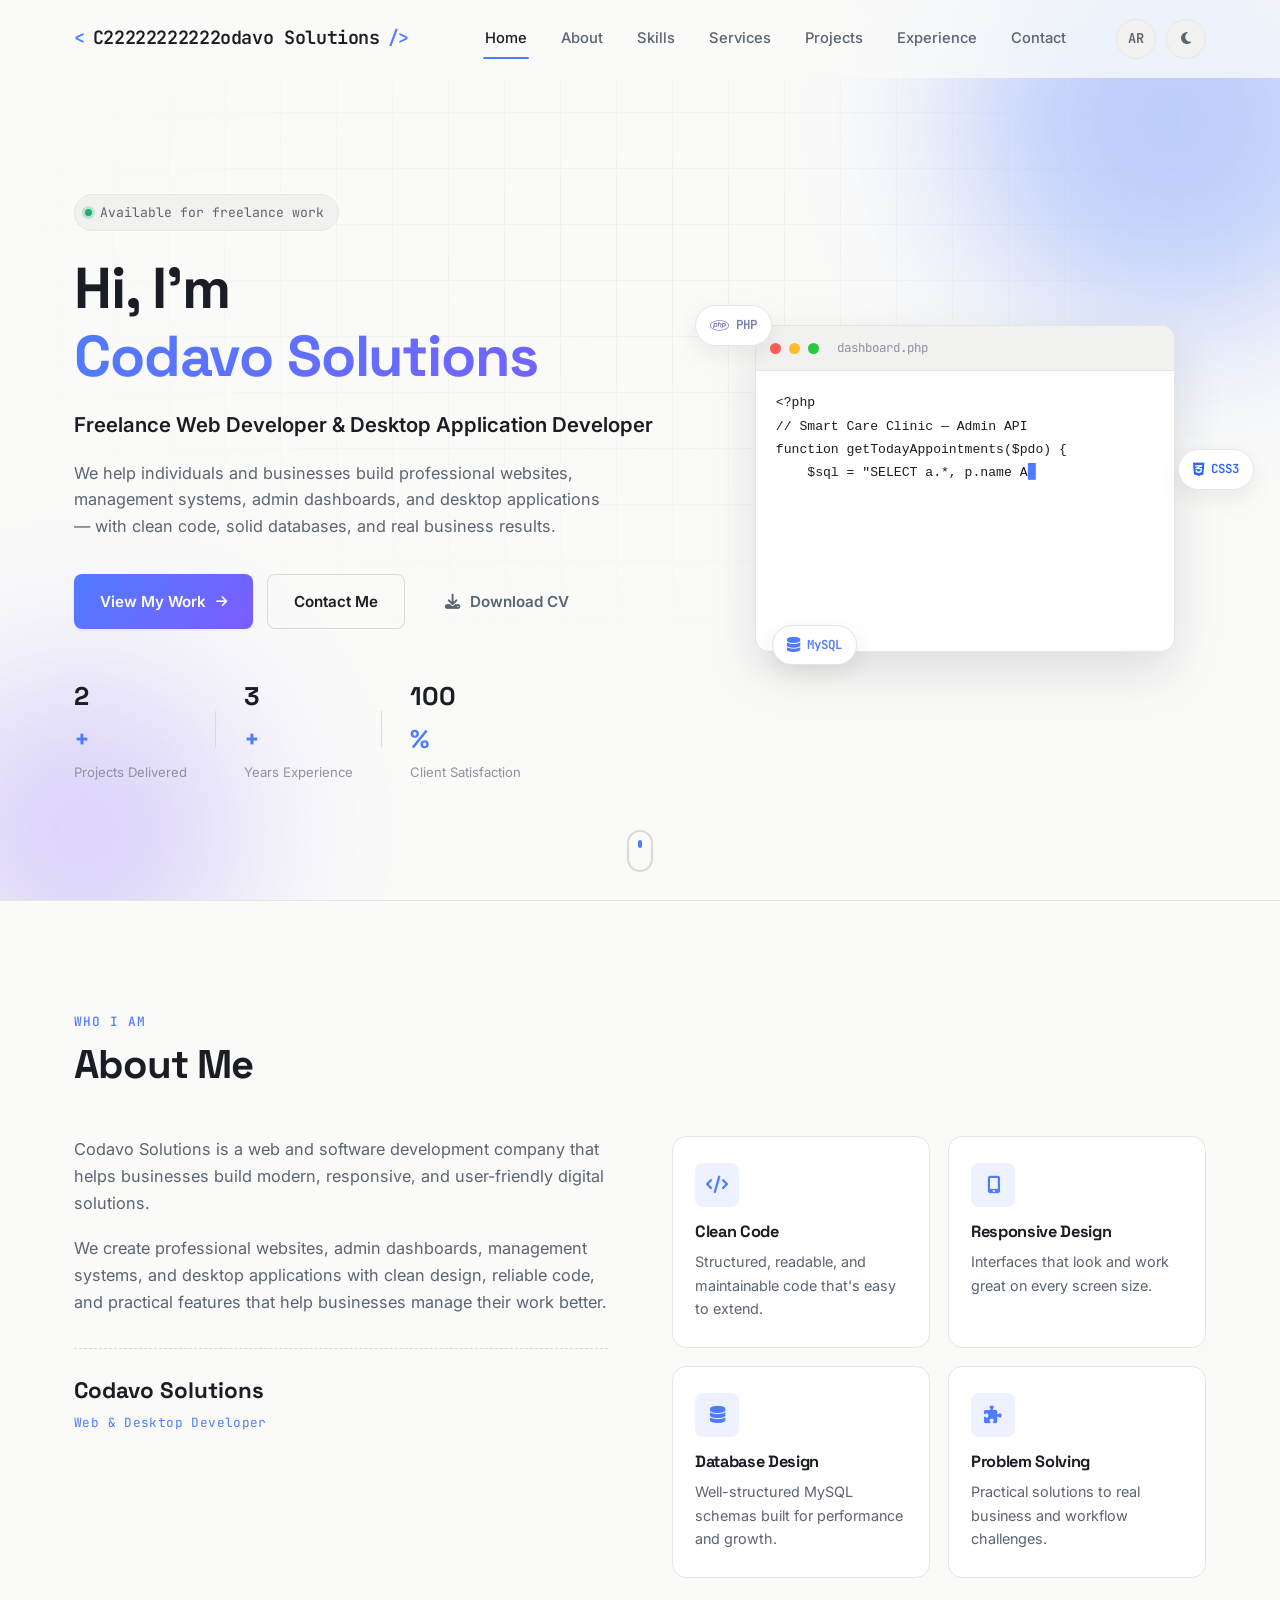
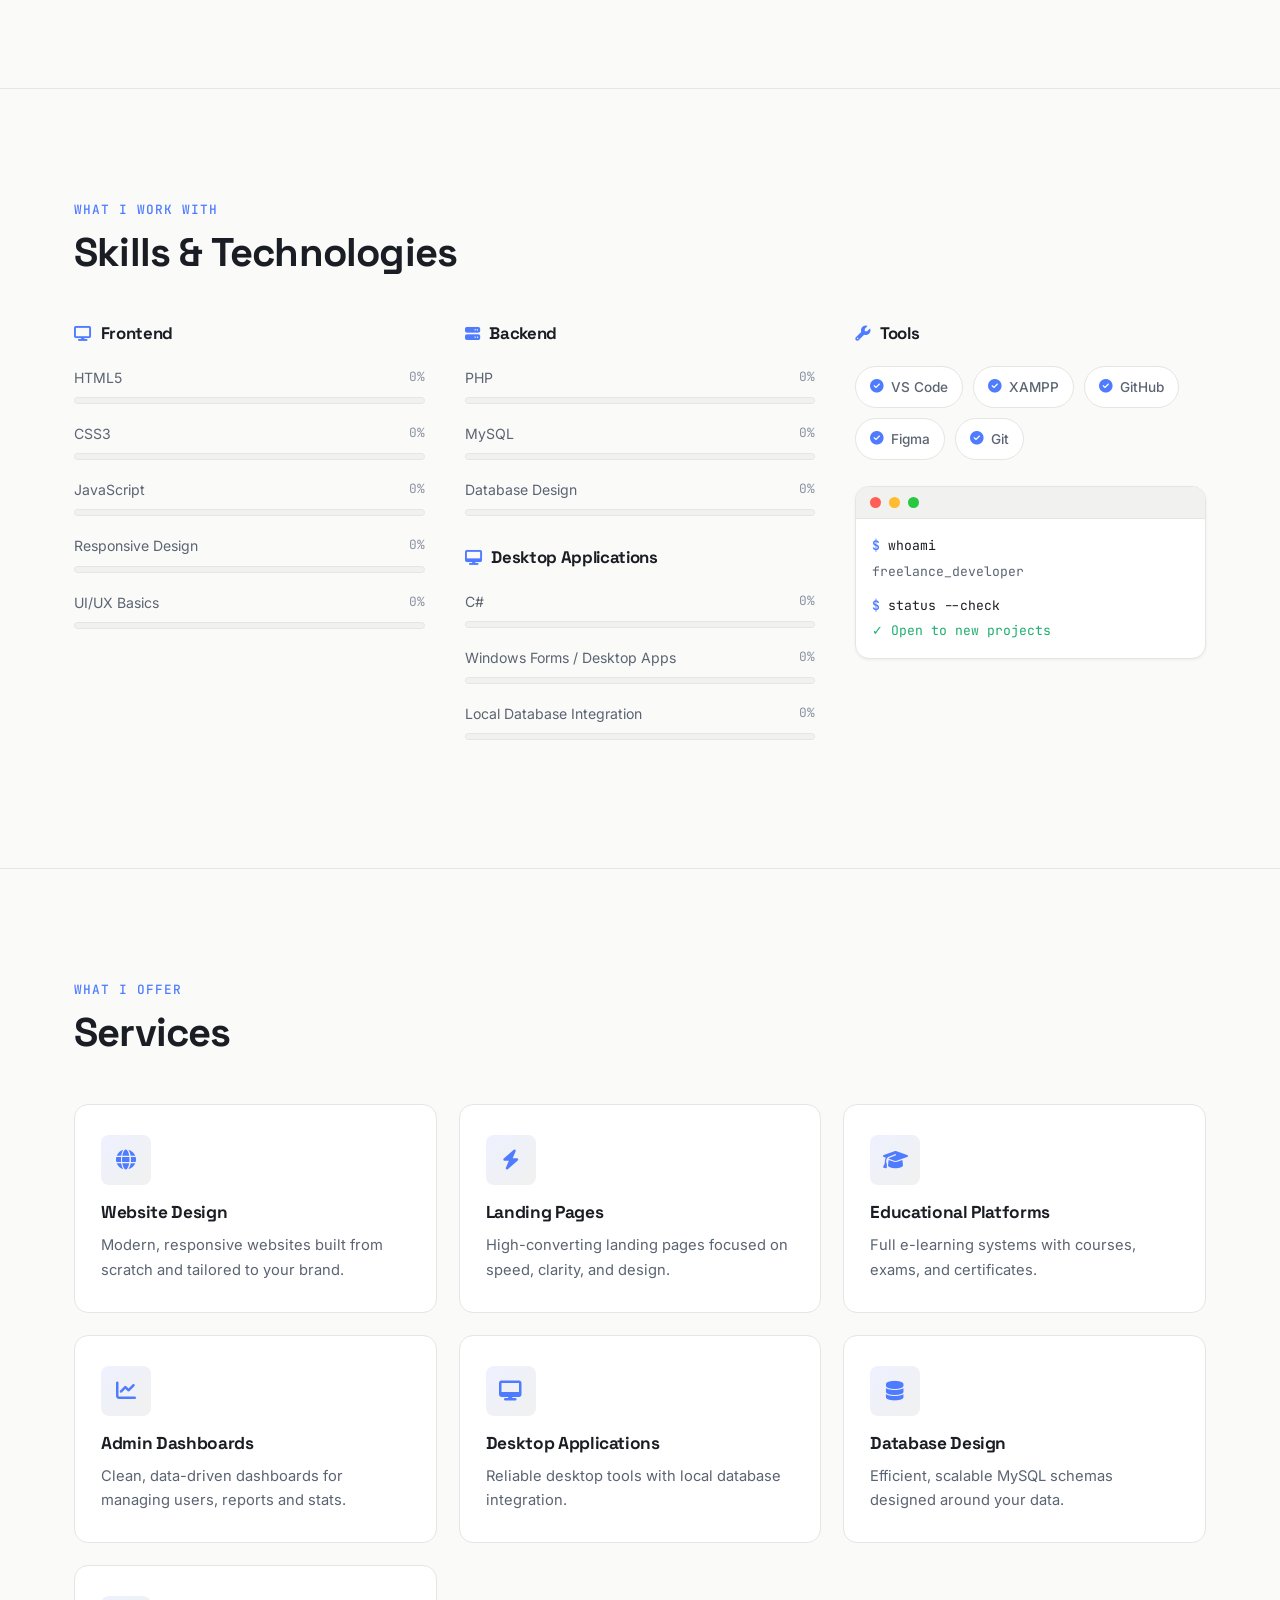
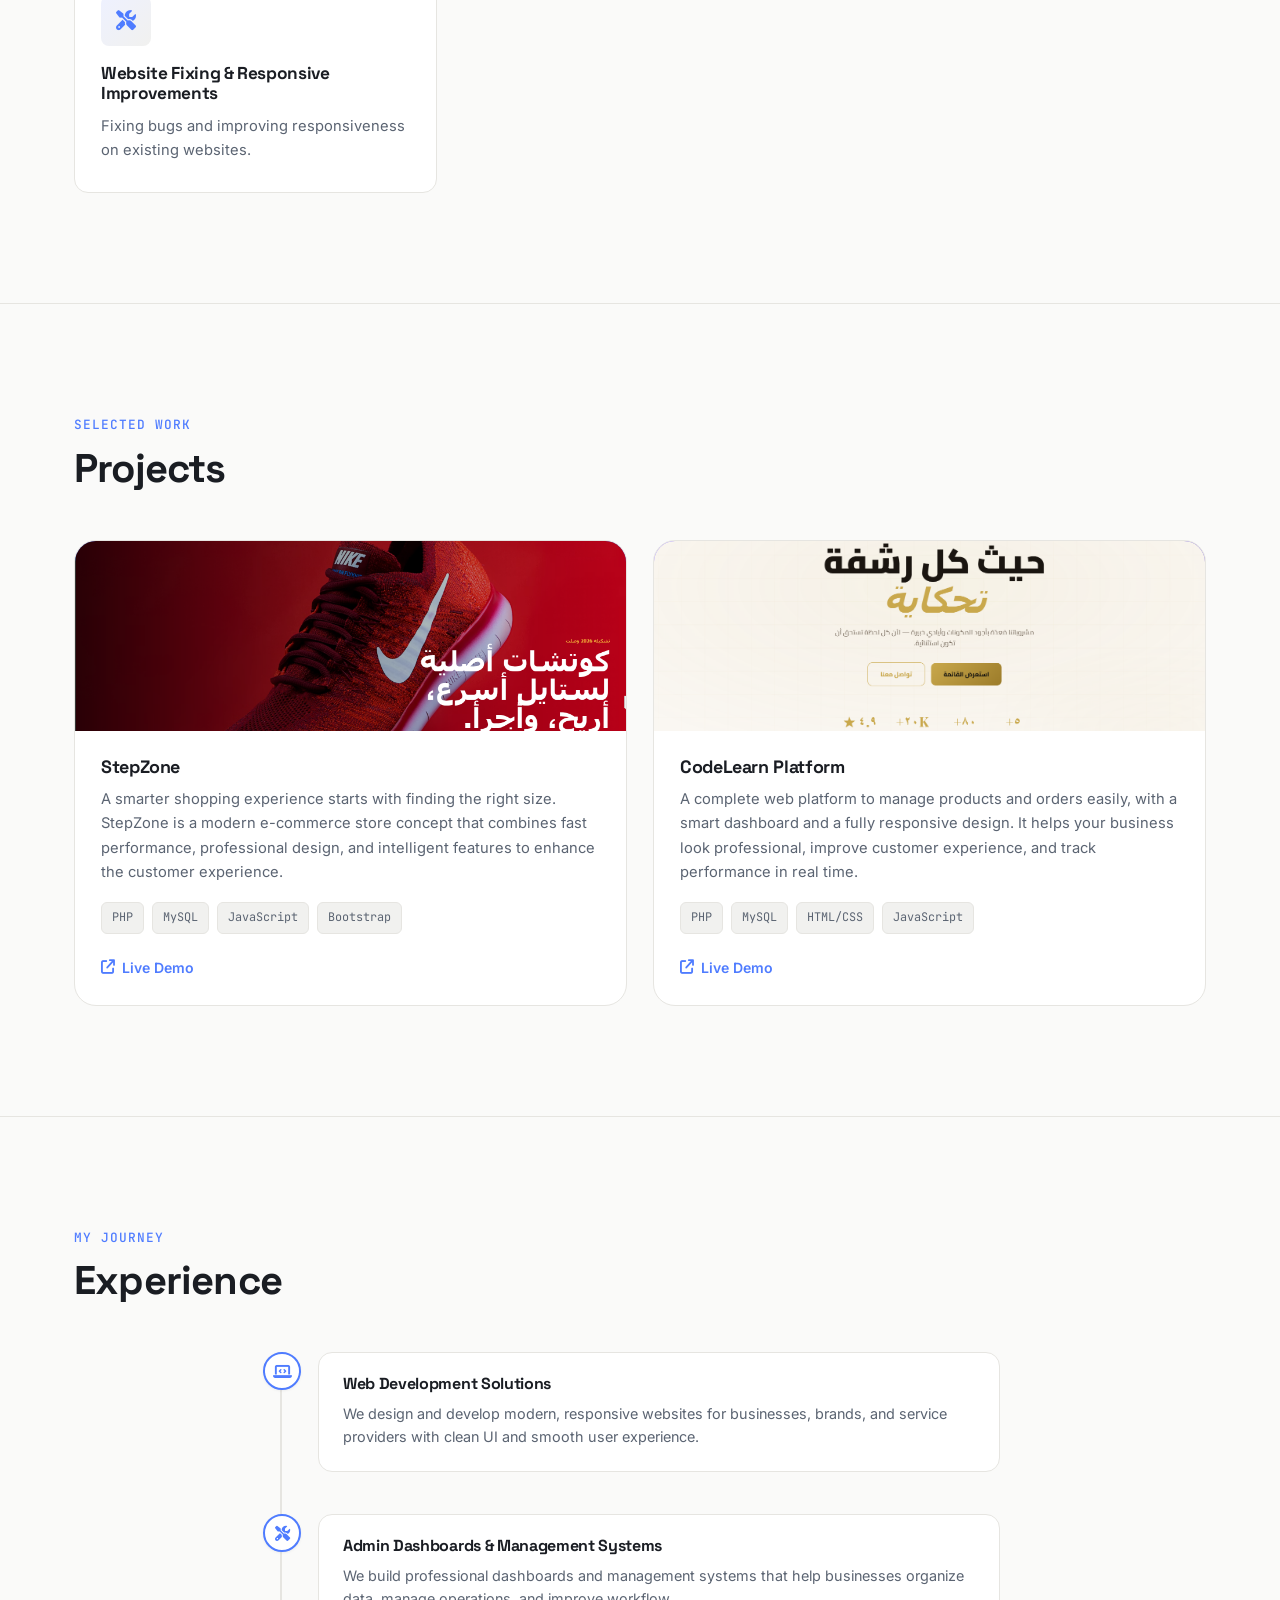
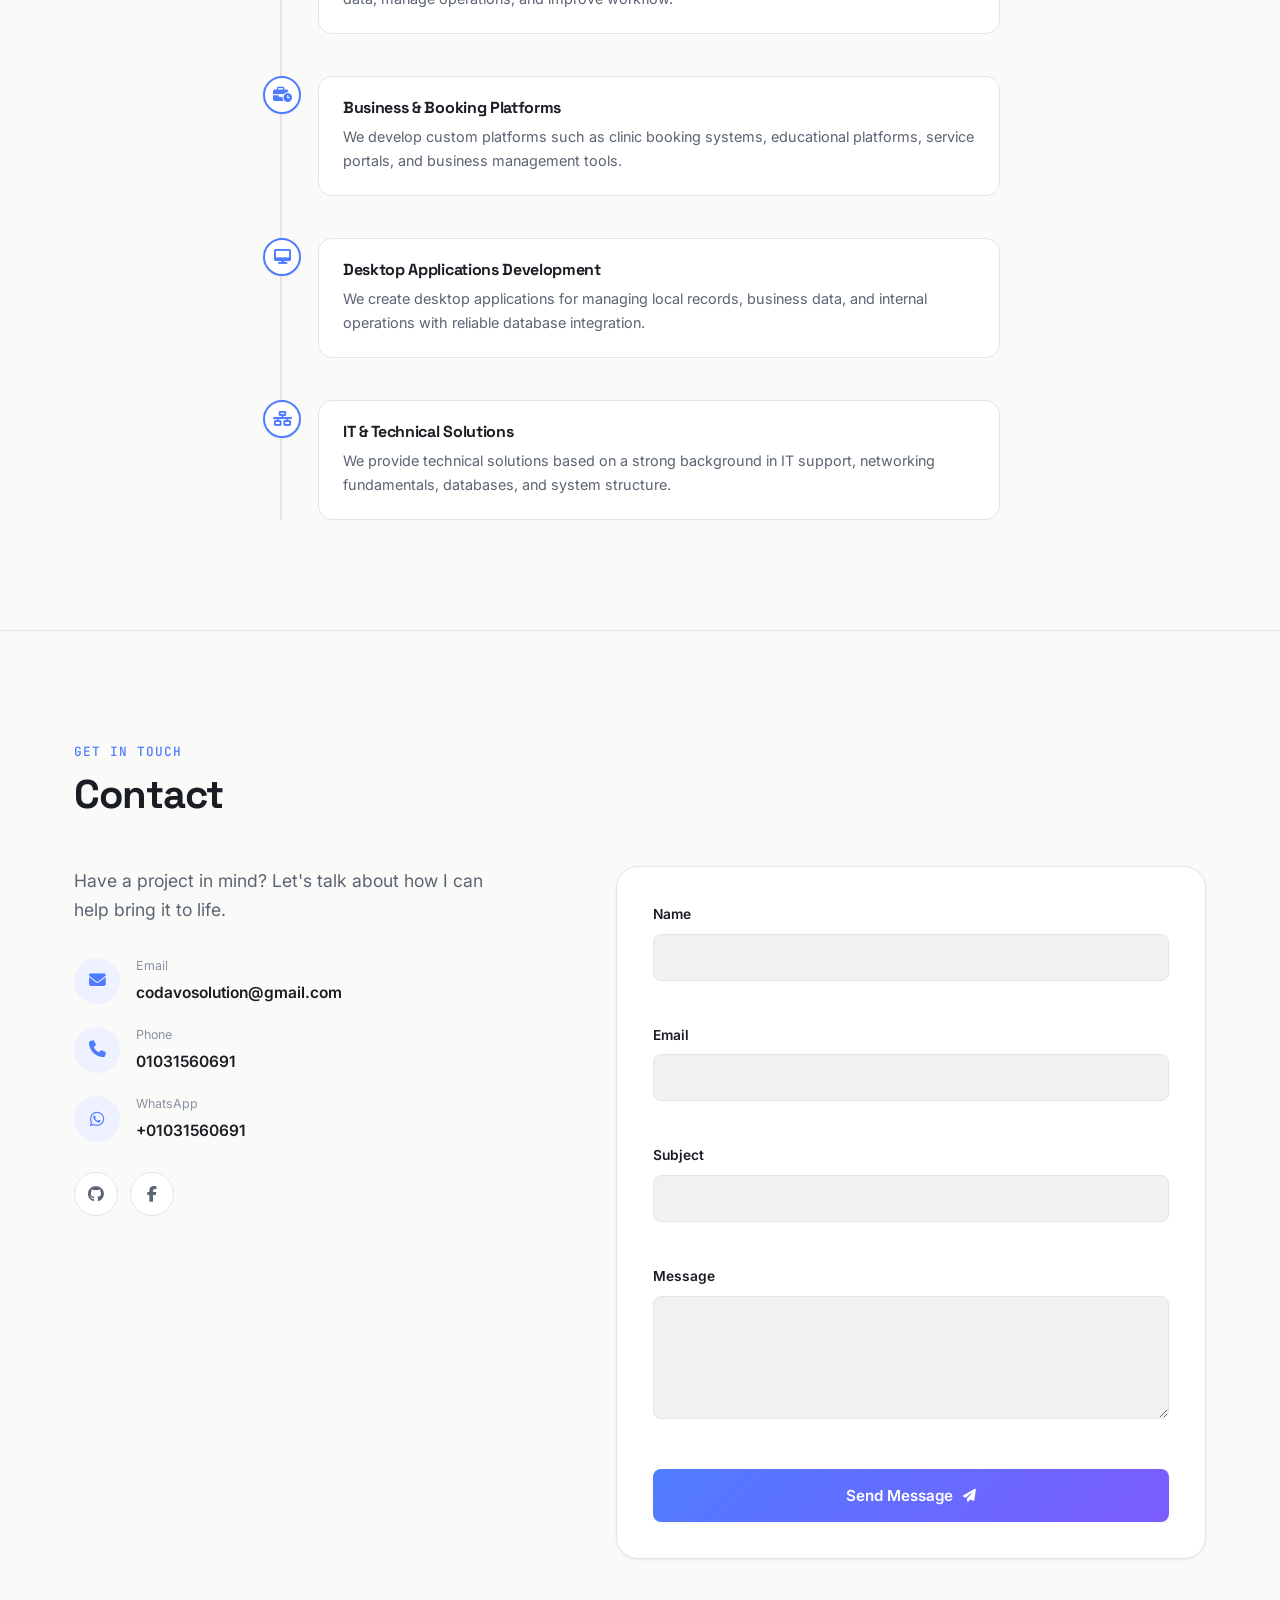
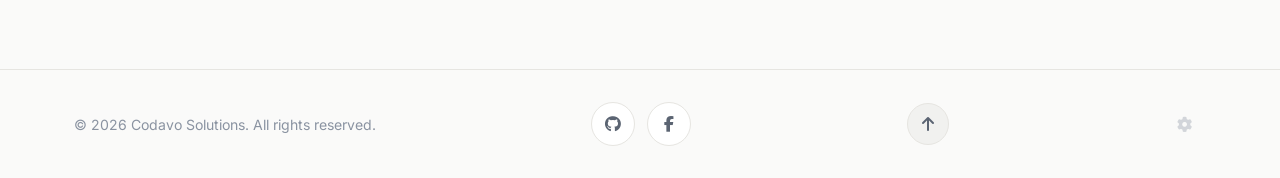
<file: index.html>
<!DOCTYPE html>
<html lang="en" dir="ltr">
<head>
<meta charset="UTF-8">
<meta name="viewport" content="width=device-width, initial-scale=1.0">
<title>Codavo Solutions — Web & Desktop Development</title>
<meta name="description" content="Codavo Solutions — Web and desktop application development. Building responsive websites, admin dashboards, educational platforms and desktop apps.">

<!-- Google Fonts: Space Grotesk + Inter (EN) / Cairo + Tajawal (AR) + JetBrains Mono (code accents) -->
<link rel="preconnect" href="https://fonts.googleapis.com">
<link rel="preconnect" href="https://fonts.gstatic.com" crossorigin>
<link href="https://fonts.googleapis.com/css2?family=Space+Grotesk:wght@500;600;700&family=Inter:wght@400;500;600;700&family=JetBrains+Mono:wght@400;500;600&family=Cairo:wght@600;700;800&family=Tajawal:wght@400;500;700&display=swap" rel="stylesheet">

<!-- Font Awesome Icons -->
<link rel="stylesheet" href="https://cdnjs.cloudflare.com/ajax/libs/font-awesome/6.5.1/css/all.min.css">

<link rel="stylesheet" href="style.css">
</head>
<body>

<!-- ============ CUSTOM CURSOR GLOW (desktop only, decorative) ============ -->
<div class="cursor-glow" id="cursorGlow" aria-hidden="true"></div>

<!-- ============ NAVBAR ============ -->
<header class="navbar" id="navbar">
  <div class="navbar-inner">
    <a href="#home" class="logo" id="siteLogo">
      <span class="logo-bracket">&lt;</span><span class="logo-name" id="siteLogoText">Codavo</span><span class="logo-bracket">/&gt;</span>
    </a>

    <nav class="nav-links" id="navLinks">
      <!-- Rendered dynamically by main.js from data.js (siteUI.nav) -->
    </nav>

    <div class="navbar-actions">
      <button class="icon-btn lang-toggle" id="langToggle" aria-label="Switch language" title="Switch language">
        <span id="langToggleLabel">AR</span>
      </button>
      <button class="icon-btn theme-toggle" id="themeToggle" aria-label="Switch theme" title="Switch theme">
        <i class="fa-solid fa-moon" id="themeIcon"></i>
      </button>
      <button class="menu-toggle" id="menuToggle" aria-label="Open menu" aria-expanded="false">
        <span></span><span></span><span></span>
      </button>
    </div>
  </div>
</header>

<!-- ============ MOBILE NAV OVERLAY ============ -->
<div class="mobile-nav" id="mobileNav">
  <!-- Rendered dynamically by main.js from data.js (siteUI.nav) -->
</div>

<main>

  <!-- ============ HERO SECTION ============ -->
  <section class="hero" id="home">
    <div class="hero-bg" aria-hidden="true">
      <div class="grid-pattern"></div>
      <div class="glow-orb glow-orb--1"></div>
      <div class="glow-orb glow-orb--2"></div>
    </div>

    <div class="hero-inner">
      <div class="hero-content">
        <p class="eyebrow reveal-up" id="heroEyebrowText"><span class="eyebrow-dot"></span><span id="heroEyebrowLabel">Available for new projects</span></p>

        <h1 class="hero-title">
          <span class="reveal-up" style="--d:0.05s" id="heroGreetingText">Hi, We</span>
          <span class="reveal-up hero-name" style="--d:0.15s" id="heroNameText">Codavo Solutions</span>
        </h1>

        <p class="hero-subtitle reveal-up" style="--d:0.25s" id="heroSubtitleText">Web &amp; Desktop Application Development Company</p>

        <p class="hero-desc reveal-up" style="--d:0.35s" id="heroDescText">
          We help individuals and businesses build professional websites, management systems, admin dashboards, and desktop applications — with clean code, solid databases, and real business results.
        </p>

        <div class="hero-actions reveal-up" style="--d:0.45s">
          <a href="#projects" class="btn btn-primary">
            <span id="heroBtnWorkText">View Our Work</span>
            <i class="fa-solid fa-arrow-right btn-arrow"></i>
          </a>
          <a href="#contact" class="btn btn-outline">
            <span id="heroBtnContactText">Contact Us</span>
          </a>
          <a href="#" class="btn btn-ghost" id="downloadCv">
            <i class="fa-solid fa-download"></i>
            <span id="heroBtnCvText">Download Profile</span>
          </a>
        </div>

        <div class="hero-stats reveal-up" style="--d:0.55s">
          <div class="stat">
            <span class="stat-num" data-count="15">0</span><span class="stat-suffix">+</span>
            <span class="stat-label" id="statProjectsLabelText">Projects Delivered</span>
          </div>
          <div class="stat-divider"></div>
          <div class="stat">
            <span class="stat-num" data-count="3">0</span><span class="stat-suffix">+</span>
            <span class="stat-label" id="statYearsLabelText">Years Experience</span>
          </div>
          <div class="stat-divider"></div>
          <div class="stat">
            <span class="stat-num" data-count="100">0</span><span class="stat-suffix">%</span>
            <span class="stat-label" id="statSatisfactionLabelText">Client Satisfaction</span>
          </div>
        </div>
      </div>

      <div class="hero-visual reveal-up" style="--d:0.3s">
        <!-- Signature element: live "code window" that types real snippets -->
        <div class="code-window">
          <div class="code-window-bar">
            <span class="dot dot-red"></span><span class="dot dot-yellow"></span><span class="dot dot-green"></span>
            <span class="code-window-title" id="codeWindowTitle">dashboard.php</span>
          </div>
          <pre class="code-window-body"><code id="codeTyper"></code><span class="code-cursor">&#9608;</span></pre>
        </div>
        <div class="floating-badge floating-badge--1"><i class="fa-brands fa-php"></i> PHP</div>
        <div class="floating-badge floating-badge--2"><i class="fa-brands fa-css3-alt"></i> CSS3</div>
        <div class="floating-badge floating-badge--3"><i class="fa-solid fa-database"></i> MySQL</div>
      </div>
    </div>

    <a href="#about" class="scroll-indicator" aria-label="Scroll down">
      <span></span>
    </a>
  </section>

  <!-- ============ ABOUT SECTION ============ -->
  <section class="section about" id="about">
    <div class="container">
      <p class="section-eyebrow" id="aboutEyebrowText">Who We Are</p>
      <h2 class="section-title" id="aboutTitleText">About Us</h2>

      <div class="about-grid">
        <div class="about-text">
          <p id="aboutP1Text">Codavo Solutions specializes in building responsive websites, web-based management systems, and desktop applications. Our work spans from pixel-perfect front-end interfaces to fully functional admin dashboards backed by well-structured MySQL databases.</p>
          <p id="aboutP2Text">We care about writing clean, maintainable code and creating interfaces that feel effortless to use. Whether it's a clinic booking platform, an educational system, or a desktop tool for managing local records, we focus on solving real problems with reliable, well-tested solutions.</p>

          <div class="about-signature">
            <span class="signature-text" id="aboutSignatureText">Codavo Solutions</span>
            <span class="signature-role" id="aboutSignatureRoleText">Web &amp; Desktop Developer</span>
          </div>
        </div>

        <div class="about-cards" id="aboutCardsGrid">
          <!-- Rendered dynamically by main.js from data.js (siteUI.about) -->
        </div>
      </div>
    </div>
  </section>

  <!-- ============ SKILLS SECTION ============ -->
  <section class="section skills" id="skills">
    <div class="container">
      <p class="section-eyebrow" id="skillsEyebrowText">What We Work With</p>
      <h2 class="section-title" id="skillsTitleText">Skills &amp; Technologies</h2>

      <div class="skills-grid" id="skillsGrid">
        <!-- Skill groups (Frontend / Backend / Desktop / Tools) are rendered dynamically by main.js from data.js -->
      </div>
    </div>
  </section>

  <!-- ============ SERVICES SECTION ============ -->
  <section class="section services" id="services">
    <div class="container">
      <p class="section-eyebrow" id="servicesEyebrowText">What We Offer</p>
      <h2 class="section-title" id="servicesTitleText">Services</h2>

      <div class="services-grid" id="servicesGrid">
        <!-- Service cards are rendered dynamically by main.js from data.js -->
      </div>
    </div>
  </section>

  <!-- ============ PROJECTS SECTION ============ -->
  <section class="section projects" id="projects">
    <div class="container">
      <p class="section-eyebrow" id="projectsEyebrowText">Selected Work</p>
      <h2 class="section-title" id="projectsTitleText">Projects</h2>

      <div class="projects-grid" id="projectsGrid">
        <!-- Project cards are rendered dynamically by main.js from data.js -->
      </div>

      <div class="projects-view-more" id="projectsViewMoreWrap" style="display:none;">
        <!-- "View More Projects" button rendered dynamically when there are more than 4 projects -->
      </div>
    </div>
  </section>

  <!-- ============ EXPERIENCE / TIMELINE SECTION ============ -->
  <section class="section experience" id="experience">
    <div class="container">
      <p class="section-eyebrow" id="experienceEyebrowText">Our Expertise</p>
      <h2 class="section-title" id="experienceTitleText">What We Do</h2>

      <div class="timeline" id="timelineList">
        <!-- Timeline items are rendered dynamically by main.js from data.js -->
      </div>
    </div>
  </section>

  <!-- ============ CONTACT SECTION ============ -->
  <section class="section contact" id="contact">
    <div class="container">
      <p class="section-eyebrow" id="contactEyebrowText">Get In Touch</p>
      <h2 class="section-title" id="contactTitleText">Contact</h2>

      <div class="contact-grid">
        <div class="contact-info">
          <p class="contact-lead" id="contactLeadText">Have a project in mind? Let's talk about how we can help bring it to life.</p>

          <div class="contact-item">
            <div class="contact-item-icon"><i class="fa-solid fa-envelope"></i></div>
            <div>
              <span class="contact-item-label" id="contactEmailLabelText">Email</span>
              <a href="mailto:hello@codavosolutions.com" id="contactEmailLink">hello@codavosolutions.com</a>
            </div>
          </div>
          <div class="contact-item">
            <div class="contact-item-icon"><i class="fa-solid fa-phone"></i></div>
            <div>
              <span class="contact-item-label" id="contactPhoneLabelText">Phone</span>
              <a href="tel:+201000000000" id="contactPhoneLink">+20 100 000 0000</a>
            </div>
          </div>
          <div class="contact-item">
            <div class="contact-item-icon"><i class="fa-brands fa-whatsapp"></i></div>
            <div>
              <span class="contact-item-label" id="contactWhatsappLabelText">WhatsApp</span>
              <a href="https://wa.me/201000000000" target="_blank" rel="noopener" id="contactWhatsappLink">+20 100 000 0000</a>
            </div>
          </div>

          <div class="social-links" id="contactSocialLinks">
            <!-- Social links are rendered dynamically by main.js from data.js -->
          </div>
        </div>

        <form class="contact-form" id="contactForm" novalidate>
          <div class="form-group">
            <label for="cf-name" id="formNameLabelText">Name</label>
            <input type="text" id="cf-name" name="name" autocomplete="name">
            <span class="form-error" id="err-name"></span>
          </div>
          <div class="form-group">
            <label for="cf-email" id="formEmailLabelText">Email</label>
            <input type="email" id="cf-email" name="email" autocomplete="email">
            <span class="form-error" id="err-email"></span>
          </div>
          <div class="form-group">
            <label for="cf-subject" id="formSubjectLabelText">Subject</label>
            <input type="text" id="cf-subject" name="subject">
            <span class="form-error" id="err-subject"></span>
          </div>
          <div class="form-group">
            <label for="cf-message" id="formMessageLabelText">Message</label>
            <textarea id="cf-message" name="message" rows="5"></textarea>
            <span class="form-error" id="err-message"></span>
          </div>

          <button type="submit" class="btn btn-primary btn-full">
            <span id="formSendBtnText">Send Message</span>
            <i class="fa-solid fa-paper-plane btn-arrow"></i>
          </button>

          <div class="form-success" id="formSuccess" role="status">
            <i class="fa-solid fa-circle-check"></i>
            <span id="formSuccessMsgText">Your message has been sent successfully!</span>
          </div>

          <div class="form-error-box" id="formErrorBox" role="alert"></div>
        </form>
      </div>
    </div>
  </section>

</main>

<!-- ============ FOOTER ============ -->
<footer class="footer">
  <div class="container footer-inner">
    <p class="footer-copy">&copy; <span id="footerYear"></span> <span id="footerBrandNameText">Codavo Solutions</span>. <span id="footerRightsText">All rights reserved.</span></p>

    <div class="social-links social-links--footer" id="footerSocialLinks">
      <!-- Social links are rendered dynamically by main.js from data.js -->
    </div>

    <button class="back-to-top" id="backToTop" aria-label="Back to top">
      <i class="fa-solid fa-arrow-up"></i>
    </button>

    <a href="admin.html" class="admin-gear-link" aria-label="Admin" title="Admin">
      <i class="fa-solid fa-gear"></i>
    </a>
  </div>
</footer>

<script src="data.js"></script>
<script src="main.js"></script>
</body>
</html>
</file>
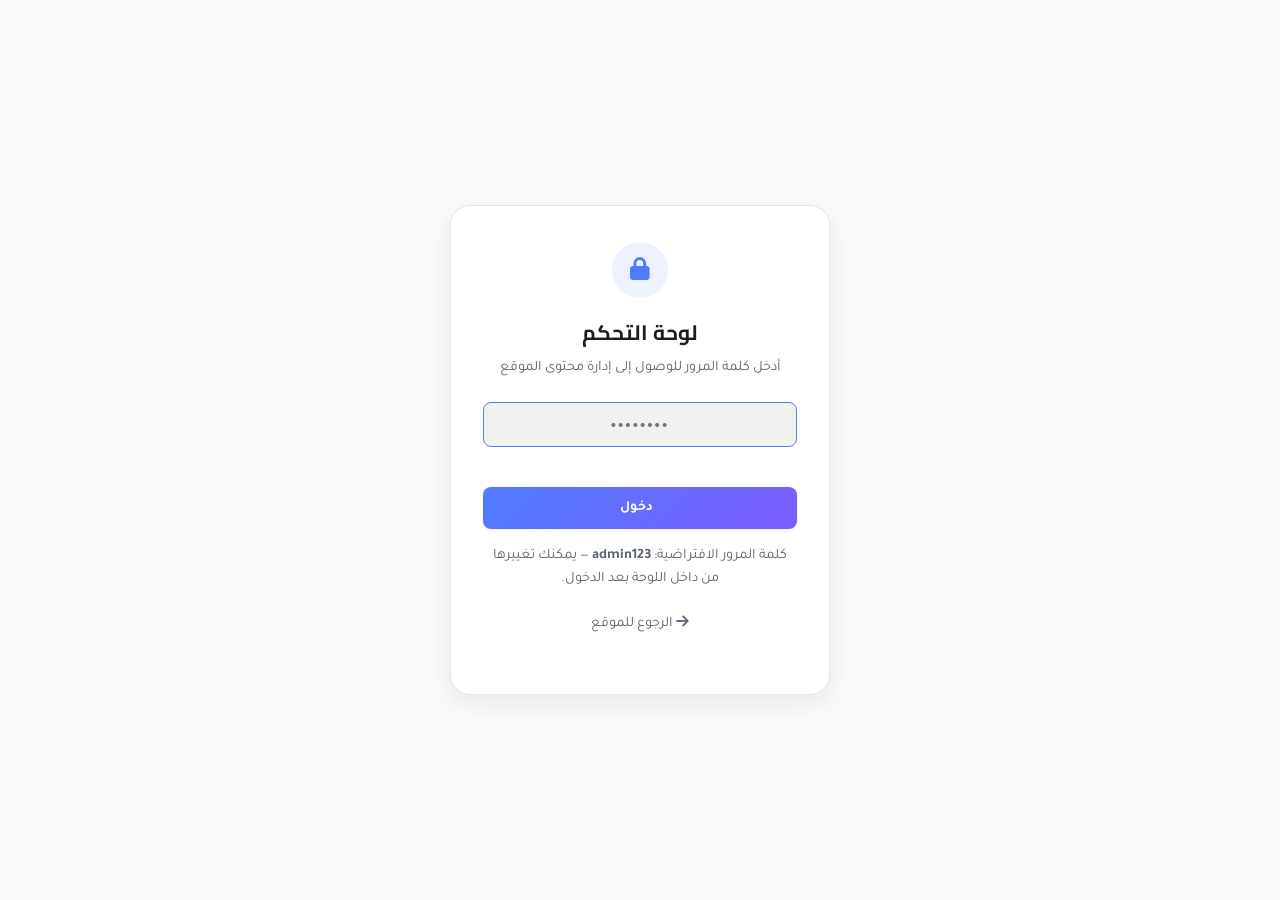
<file: admin.html>
<!DOCTYPE html>
<html lang="ar" dir="rtl">
<head>
<meta charset="UTF-8">
<meta name="viewport" content="width=device-width, initial-scale=1.0">
<meta name="robots" content="noindex, nofollow">
<title>لوحة التحكم — Codavo Solutions</title>

<link rel="preconnect" href="https://fonts.googleapis.com">
<link rel="preconnect" href="https://fonts.gstatic.com" crossorigin>
<link href="https://fonts.googleapis.com/css2?family=Space+Grotesk:wght@500;600;700&family=Inter:wght@400;500;600;700&family=JetBrains+Mono:wght@400;500;600&family=Cairo:wght@600;700;800&family=Tajawal:wght@400;500;700&display=swap" rel="stylesheet">
<link rel="stylesheet" href="https://cdnjs.cloudflare.com/ajax/libs/font-awesome/6.5.1/css/all.min.css">

<style>
  /* ============ TOKENS (reuses the public site's design language) ============ */
  * { margin: 0; padding: 0; box-sizing: border-box; }
  html { scroll-behavior: smooth; }
  body {
    font-family: 'Tajawal', 'Inter', sans-serif;
    background: #FAFAF9;
    color: #1A1D23;
    line-height: 1.6;
    -webkit-font-smoothing: antialiased;
  }
  :root {
    --bg: #FAFAF9; --bg-elevated: #FFFFFF; --bg-subtle: #F1F1EF;
    --text-primary: #1A1D23; --text-secondary: #5B6472; --text-tertiary: #8A93A1;
    --border: #E6E5E1; --border-strong: #D9D8D3;
    --accent: #4F7CFF; --accent-2: #7C5CFF; --accent-soft: #EEF1FF;
    --success: #1FAE6E; --danger: #E5484D; --warning: #F59E0B;
    --radius-sm: 8px; --radius-md: 14px; --radius-lg: 20px;
    --shadow-sm: 0 1px 3px rgba(20,22,30,0.06);
    --shadow-md: 0 8px 24px rgba(20,22,30,0.08);
    --font-mono: 'JetBrains Mono', monospace;
    --ease: cubic-bezier(0.16, 1, 0.3, 1);
  }
  [data-theme="dark"] {
    --bg: #0B0E14; --bg-elevated: #12161F; --bg-subtle: #161B26;
    --text-primary: #ECEEF1; --text-secondary: #9BA3B0; --text-tertiary: #6B7280;
    --border: #232936; --border-strong: #2D3441;
    --accent: #6E8BFF; --accent-2: #9B7CFF; --accent-soft: #1A2036;
    --shadow-sm: 0 1px 3px rgba(0,0,0,0.3); --shadow-md: 0 8px 24px rgba(0,0,0,0.35);
  }
  body { background: var(--bg); color: var(--text-primary); transition: background-color .3s var(--ease), color .3s var(--ease); }
  a { color: inherit; text-decoration: none; }
  button { font: inherit; cursor: pointer; border: none; background: none; }
  h1, h2, h3 { font-family: 'Cairo', 'Space Grotesk', sans-serif; font-weight: 700; }

  /* ============ LOGIN GATE ============ */
  #loginGate {
    position: fixed; inset: 0; z-index: 2000;
    display: flex; align-items: center; justify-content: center;
    background: var(--bg); padding: 24px;
  }
  .login-card {
    width: 100%; max-width: 380px;
    background: var(--bg-elevated); border: 1px solid var(--border);
    border-radius: var(--radius-lg); padding: 36px 32px;
    box-shadow: var(--shadow-md); text-align: center;
  }
  .login-icon {
    width: 56px; height: 56px; border-radius: 50%;
    background: var(--accent-soft); color: var(--accent);
    display: flex; align-items: center; justify-content: center;
    font-size: 1.4rem; margin: 0 auto 18px;
  }
  .login-card h1 { font-size: 1.3rem; margin-bottom: 8px; }
  .login-card p { color: var(--text-secondary); font-size: 0.9rem; margin-bottom: 22px; }
  .login-card input {
    width: 100%; padding: 13px 16px; border-radius: var(--radius-sm);
    border: 1.5px solid var(--border); background: var(--bg-subtle);
    color: var(--text-primary); font-size: 0.95rem; margin-bottom: 12px;
    text-align: center; letter-spacing: 2px;
  }
  .login-card input:focus { outline: none; border-color: var(--accent); }
  .login-error { color: var(--danger); font-size: 0.85rem; min-height: 20px; margin-bottom: 8px; }
  .login-hint { color: var(--text-tertiary); font-size: 0.78rem; margin-top: 16px; }

  /* ============ APP SHELL ============ */
  #adminApp { display: none; min-height: 100vh; }
  #adminApp.show { display: flex; }

  .admin-sidebar {
    width: 260px; flex-shrink: 0;
    background: var(--bg-elevated); border-inline-end: 1px solid var(--border);
    display: flex; flex-direction: column;
    position: sticky; top: 0; height: 100vh; overflow-y: auto;
  }
  .admin-logo {
    padding: 22px 20px; border-bottom: 1px solid var(--border);
    font-family: var(--font-mono); font-weight: 600; font-size: 1.05rem;
    display: flex; align-items: center; gap: 8px;
  }
  .admin-logo i { color: var(--accent); }
  .admin-nav { flex: 1; padding: 14px 12px; display: flex; flex-direction: column; gap: 3px; }
  .admin-nav-btn {
    display: flex; align-items: center; gap: 11px;
    padding: 11px 14px; border-radius: var(--radius-sm);
    color: var(--text-secondary); font-size: 0.92rem; font-weight: 500;
    text-align: right; width: 100%;
    transition: background-color .2s var(--ease), color .2s var(--ease);
  }
  .admin-nav-btn i { width: 18px; text-align: center; color: var(--text-tertiary); transition: color .2s var(--ease); }
  .admin-nav-btn:hover { background: var(--bg-subtle); color: var(--text-primary); }
  .admin-nav-btn.active { background: var(--accent-soft); color: var(--accent); }
  .admin-nav-btn.active i { color: var(--accent); }

  .admin-sidebar-foot { padding: 14px 12px; border-top: 1px solid var(--border); display: flex; flex-direction: column; gap: 6px; }

  .admin-main { flex: 1; min-width: 0; padding: 32px 40px 80px; max-width: 980px; }
  .admin-topbar {
    display: flex; align-items: center; justify-content: space-between;
    margin-bottom: 28px; gap: 16px; flex-wrap: wrap;
  }
  .admin-topbar h2 { font-size: 1.5rem; }
  .admin-topbar p { color: var(--text-secondary); font-size: 0.88rem; margin-top: 4px; }

  .btn {
    display: inline-flex; align-items: center; gap: 8px;
    padding: 10px 18px; border-radius: var(--radius-sm);
    font-weight: 600; font-size: 0.88rem;
    transition: transform .2s var(--ease), box-shadow .2s var(--ease), background-color .2s var(--ease), border-color .2s var(--ease), color .2s var(--ease);
    white-space: nowrap;
  }
  .btn-primary { background: linear-gradient(135deg, var(--accent), var(--accent-2)); color: #fff; box-shadow: var(--shadow-sm); }
  .btn-primary:hover { transform: translateY(-1px); box-shadow: var(--shadow-md); }
  .btn-outline { background: transparent; color: var(--text-primary); border: 1.5px solid var(--border-strong); }
  .btn-outline:hover { border-color: var(--accent); color: var(--accent); }
  .btn-danger { background: transparent; color: var(--danger); border: 1.5px solid color-mix(in srgb, var(--danger) 40%, transparent); }
  .btn-danger:hover { background: color-mix(in srgb, var(--danger) 10%, transparent); }
  .btn-sm { padding: 7px 13px; font-size: 0.8rem; }
  .btn-full { width: 100%; justify-content: center; }
  .btn:disabled { opacity: .5; cursor: not-allowed; transform: none !important; }

  /* ============ PANELS / CARDS ============ */
  .admin-panel { display: none; }
  .admin-panel.active { display: block; animation: fadeIn .3s var(--ease); }
  @keyframes fadeIn { from { opacity: 0; transform: translateY(6px); } to { opacity: 1; transform: translateY(0); } }

  .card {
    background: var(--bg-elevated); border: 1px solid var(--border);
    border-radius: var(--radius-md); padding: 24px; margin-bottom: 18px;
  }
  .card h3 { font-size: 1.02rem; margin-bottom: 4px; display: flex; align-items: center; gap: 9px; }
  .card h3 i { color: var(--accent); font-size: 0.95rem; }
  .card .card-sub { color: var(--text-tertiary); font-size: 0.82rem; margin-bottom: 18px; }

  .field-row { display: grid; grid-template-columns: 1fr 1fr; gap: 14px; margin-bottom: 14px; }
  .field { margin-bottom: 14px; }
  .field label {
    display: flex; align-items: center; gap: 6px;
    font-size: 0.82rem; font-weight: 600; margin-bottom: 7px; color: var(--text-primary);
  }
  .field label .lang-tag {
    font-family: var(--font-mono); font-size: 0.68rem; font-weight: 600;
    color: var(--accent); background: var(--accent-soft);
    padding: 1px 6px; border-radius: 4px;
  }
  .field input, .field textarea, .field select {
    width: 100%; padding: 11px 14px; border-radius: var(--radius-sm);
    border: 1.5px solid var(--border); background: var(--bg-subtle);
    color: var(--text-primary); font-family: inherit; font-size: 0.9rem;
    transition: border-color .2s var(--ease);
  }
  .field input:focus, .field textarea:focus, .field select:focus { outline: none; border-color: var(--accent); }
  .field textarea { resize: vertical; min-height: 72px; }
  .field-hint { font-size: 0.74rem; color: var(--text-tertiary); margin-top: 5px; }

  .stat-fields { display: grid; grid-template-columns: 1fr 1fr 1fr; gap: 14px; }

  /* Repeatable item rows (services, skills, projects, experience) */
  .repeatable-item {
    border: 1px solid var(--border); border-radius: var(--radius-md);
    padding: 18px; margin-bottom: 12px; position: relative; background: var(--bg-subtle);
  }
  .repeatable-item-head {
    display: flex; align-items: center; justify-content: space-between;
    margin-bottom: 14px;
  }
  .repeatable-item-head .drag-num {
    font-family: var(--font-mono); font-size: 0.75rem; color: var(--text-tertiary);
    background: var(--bg-elevated); border: 1px solid var(--border);
    padding: 3px 9px; border-radius: 999px;
  }
  .repeatable-item-actions { display: flex; gap: 6px; }
  .icon-action-btn {
    width: 30px; height: 30px; border-radius: 50%;
    display: flex; align-items: center; justify-content: center;
    color: var(--text-tertiary); background: var(--bg-elevated);
    border: 1px solid var(--border); font-size: 0.8rem;
    transition: color .2s var(--ease), border-color .2s var(--ease);
  }
  .icon-action-btn:hover { color: var(--accent); border-color: var(--accent); }
  .icon-action-btn.danger:hover { color: var(--danger); border-color: var(--danger); }

  .add-item-btn {
    width: 100%; padding: 13px; border-radius: var(--radius-md);
    border: 1.5px dashed var(--border-strong); color: var(--text-secondary);
    font-size: 0.88rem; font-weight: 600; display: flex; align-items: center;
    justify-content: center; gap: 8px;
    transition: border-color .2s var(--ease), color .2s var(--ease), background-color .2s var(--ease);
  }
  .add-item-btn:hover { border-color: var(--accent); color: var(--accent); background: var(--accent-soft); }

  .tags-input-list { display: flex; flex-wrap: wrap; gap: 8px; margin-bottom: 10px; }
  .tag-chip {
    display: inline-flex; align-items: center; gap: 7px;
    background: var(--bg-elevated); border: 1px solid var(--border);
    padding: 6px 8px 6px 12px; border-radius: 999px; font-size: 0.82rem;
  }
  .tag-chip button { color: var(--text-tertiary); width: 18px; height: 18px; display: flex; align-items: center; justify-content: center; border-radius: 50%; }
  .tag-chip button:hover { color: var(--danger); }

  .icon-picker-preview {
    display: inline-flex; align-items: center; justify-content: center;
    width: 38px; height: 38px; border-radius: var(--radius-sm);
    background: var(--accent-soft); color: var(--accent); font-size: 1rem;
    flex-shrink: 0;
  }
  .icon-field-row { display: flex; align-items: center; gap: 10px; }
  .icon-field-row .field { flex: 1; margin-bottom: 0; }

  .range-row { display: flex; align-items: center; gap: 14px; }
  .range-row input[type="range"] { flex: 1; }
  .range-value { font-family: var(--font-mono); font-size: 0.85rem; width: 44px; text-align: center; color: var(--accent); font-weight: 600; }

  /* Toast */
  #toast {
    position: fixed; bottom: 24px; inset-inline-start: 50%;
    transform: translateX(-50%) translateY(20px);
    background: var(--text-primary); color: var(--bg);
    padding: 13px 22px; border-radius: 999px; font-size: 0.88rem; font-weight: 600;
    box-shadow: var(--shadow-md); z-index: 3000; opacity: 0; pointer-events: none;
    transition: opacity .3s var(--ease), transform .3s var(--ease);
    display: flex; align-items: center; gap: 9px;
  }
  [dir="rtl"] #toast { transform: translateX(50%) translateY(20px); }
  #toast.show { opacity: 1; transform: translateX(-50%) translateY(0); pointer-events: auto; }
  [dir="rtl"] #toast.show { transform: translateX(50%) translateY(0); }
  #toast i { color: var(--success); }
  #toast.toast-error i { color: var(--danger); }

  /* Sticky save bar */
  .save-bar {
    position: sticky; bottom: 0; margin-top: 24px;
    background: var(--bg-elevated); border: 1px solid var(--border);
    border-radius: var(--radius-md); padding: 16px 20px;
    display: flex; align-items: center; justify-content: space-between;
    box-shadow: var(--shadow-md); flex-wrap: wrap; gap: 12px;
  }
  .save-bar-msg { font-size: 0.84rem; color: var(--text-secondary); display: flex; align-items: center; gap: 8px; }
  .save-bar-msg i { color: var(--success); }

  .theme-switch-row {
    display: flex; align-items: center; justify-content: space-between;
    padding: 9px 12px; border-radius: var(--radius-sm); background: var(--bg-subtle);
    font-size: 0.82rem; color: var(--text-secondary); margin-bottom: 4px;
  }

  .empty-state {
    text-align: center; padding: 30px 16px; color: var(--text-tertiary); font-size: 0.88rem;
  }

  /* Mobile */
  .mobile-topbar { display: none; }
  @media (max-width: 900px) {
    .admin-sidebar {
      position: fixed; inset-inline-start: 0; top: 0; height: 100vh;
      transform: translateX(-110%); transition: transform .3s var(--ease); z-index: 1500;
    }
    [dir="rtl"] .admin-sidebar { transform: translateX(110%); }
    .admin-sidebar.open { transform: translateX(0); }
    .admin-main { padding: 20px 18px 80px; }
    .mobile-topbar {
      display: flex; align-items: center; gap: 14px;
      padding: 16px 18px; border-bottom: 1px solid var(--border);
      background: var(--bg-elevated); position: sticky; top: 0; z-index: 100;
    }
    .field-row, .stat-fields { grid-template-columns: 1fr; }
    .sidebar-overlay {
      position: fixed; inset: 0; background: rgba(0,0,0,.4); z-index: 1400;
      opacity: 0; pointer-events: none; transition: opacity .3s var(--ease);
    }
    .sidebar-overlay.show { opacity: 1; pointer-events: auto; }
  }
</style>
</head>
<body>

<!-- ============ LOGIN GATE ============ -->
<div id="loginGate">
  <div class="login-card">
    <div class="login-icon"><i class="fa-solid fa-lock"></i></div>
    <h1>لوحة التحكم</h1>
    <p>أدخل كلمة المرور للوصول إلى إدارة محتوى الموقع</p>
    <form id="loginForm">
      <input type="password" id="adminPassword" placeholder="••••••••" autocomplete="off" autofocus>
      <div class="login-error" id="loginError"></div>
      <button type="submit" class="btn btn-primary btn-full">
        <i class="fa-solid fa-arrow-left-to-bracket"></i> دخول
      </button>
    </form>
    <p class="login-hint">كلمة المرور الافتراضية: <strong>admin123</strong> — يمكنك تغييرها من داخل اللوحة بعد الدخول.</p>
    <p class="login-hint"><a href="index.html"><i class="fa-solid fa-arrow-right"></i> الرجوع للموقع</a></p>
  </div>
</div>

<!-- ============ ADMIN APP SHELL ============ -->
<div id="adminApp">

  <div class="sidebar-overlay" id="sidebarOverlay"></div>

  <aside class="admin-sidebar" id="adminSidebar">
    <div class="admin-logo"><i class="fa-solid fa-gear"></i> لوحة التحكم</div>

    <nav class="admin-nav" id="adminNav">
      <button class="admin-nav-btn active" data-panel="overview"><i class="fa-solid fa-house"></i> نظرة عامة</button>
      <button class="admin-nav-btn" data-panel="appearance"><i class="fa-solid fa-palette"></i> الشكل العام والشعار</button>
      <button class="admin-nav-btn" data-panel="profile"><i class="fa-solid fa-user"></i> الملف الشخصي</button>
      <button class="admin-nav-btn" data-panel="contact"><i class="fa-solid fa-address-book"></i> التواصل والروابط</button>
      <button class="admin-nav-btn" data-panel="services"><i class="fa-solid fa-briefcase"></i> الخدمات</button>
      <button class="admin-nav-btn" data-panel="skills"><i class="fa-solid fa-chart-simple"></i> المهارات</button>
      <button class="admin-nav-btn" data-panel="projects"><i class="fa-solid fa-diagram-project"></i> المشاريع</button>
      <button class="admin-nav-btn" data-panel="experience"><i class="fa-solid fa-timeline"></i> الخبرة</button>
      <button class="admin-nav-btn" data-panel="texts"><i class="fa-solid fa-font"></i> كل النصوص والأزرار</button>
      <button class="admin-nav-btn" data-panel="settings"><i class="fa-solid fa-sliders"></i> الإعدادات</button>
    </nav>

    <div class="admin-sidebar-foot">
      <div class="theme-switch-row">
        <span><i class="fa-solid fa-moon"></i> الوضع الليلي</span>
        <input type="checkbox" id="adminThemeToggle">
      </div>
      <a href="index.html" target="_blank" class="btn btn-outline btn-full btn-sm"><i class="fa-solid fa-arrow-up-right-from-square"></i> فتح الموقع</a>
      <button class="btn btn-outline btn-full btn-sm" id="logoutBtn"><i class="fa-solid fa-arrow-right-from-bracket"></i> تسجيل الخروج</button>
    </div>
  </aside>

  <div class="mobile-topbar">
    <button id="mobileSidebarToggle" class="icon-action-btn" style="width:38px;height:38px;"><i class="fa-solid fa-bars"></i></button>
    <strong>لوحة التحكم</strong>
  </div>

  <main class="admin-main">

    <!-- ===== OVERVIEW ===== -->
    <section class="admin-panel active" data-panel="overview">
      <div class="admin-topbar">
        <div>
          <h2>نظرة عامة</h2>
          <p>تحكم كامل في محتوى البورتفوليو الخاص بك من هنا.</p>
        </div>
      </div>

      <div class="card">
        <h3><i class="fa-solid fa-circle-info"></i> كيف تعمل اللوحة؟</h3>
        <p class="card-sub" style="margin-bottom:0;">
          كل تعديل تحفظه هنا يُخزَّن في متصفحك الحالي فقط (localStorage)، ويظهر فورًا في موقعك عند فتحه من هذا الجهاز.
          لإظهار التعديلات لكل زوار موقعك بعد رفعه على GitHub Pages، اضغط "تصدير ملف البيانات" من الإعدادات،
          ثم استبدل ملف data.js في مستودع GitHub بالملف الجديد ورفعه (Commit). هذه هي الطريقة الوحيدة
          لجعل التغييرات تظهر لكل الزوار، لأن الموقع بدون قاعدة بيانات حقيقية.
        </p>
      </div>

      <div class="card" style="display:flex; align-items:center; justify-content:space-between; flex-wrap:wrap; gap:14px;">
        <div>
          <h3 style="margin-bottom:0;"><i class="fa-solid fa-file-export"></i> تصدير سريع</h3>
          <p class="card-sub" style="margin-bottom:0;">نزّل ملف data.js المحدث برضاك الحالي.</p>
        </div>
        <button class="btn btn-primary" id="quickExportBtn"><i class="fa-solid fa-download"></i> تصدير data.js</button>
      </div>

      <div class="field-row" style="margin-top:18px;">
        <div class="card" style="text-align:center;">
          <div style="font-size:1.8rem; font-weight:700; font-family:'Space Grotesk',sans-serif;" id="overviewProjectsCount">0</div>
          <div class="card-sub" style="margin:4px 0 0;">مشاريع</div>
        </div>
        <div class="card" style="text-align:center;">
          <div style="font-size:1.8rem; font-weight:700; font-family:'Space Grotesk',sans-serif;" id="overviewServicesCount">0</div>
          <div class="card-sub" style="margin:4px 0 0;">خدمات</div>
        </div>
      </div>
    </section>

    <!-- ===== APPEARANCE (Logo / Brand / Navbar) ===== -->
    <section class="admin-panel" data-panel="appearance">
      <div class="admin-topbar">
        <div><h2>الشكل العام والشعار</h2><p>اسم الموقع، الشعار، وروابط القائمة العلوية (Navbar).</p></div>
      </div>

      <div class="card">
        <h3><i class="fa-solid fa-image"></i> الشعار (Logo)</h3>
        <p class="card-sub">رفع صورة شعار يحلّ محل الاسم النصي تلقائيًا في القائمة العلوية. اتركه فاضي لاستخدام الاسم النصي مع رمز &lt; /&gt;.</p>
        <div class="field-row">
          <div class="field">
            <label>رفع صورة شعار</label>
            <input type="file" id="brand_logoImageFile" accept="image/*">
            <span class="field-hint">يُفضّل صورة مربعة أو مستطيلة صغيرة بخلفية شفافة (PNG).</span>
          </div>
          <div class="field">
            <label>أو رابط صورة شعار مباشر</label>
            <input type="url" id="brand_logoImageUrl" placeholder="https://example.com/logo.png">
          </div>
        </div>
        <div class="field-row" style="align-items:center;">
          <div class="icon-field-row" style="margin-bottom:14px;">
            <span class="icon-picker-preview" id="brand_logoPreviewWrap" style="width:auto;min-width:54px;height:140px;max-width:280px;padding:8px;border-radius:10px;overflow:hidden;background:var(--bg-subtle);border:1px solid var(--border);">
              <img id="brand_logoPreviewImg" style="width:100%;height:100%;object-fit:contain;display:none;">
            </span>
            <button class="btn btn-outline btn-sm" id="brand_clearLogoBtn" type="button"><i class="fa-solid fa-trash"></i> إزالة الشعار والرجوع للاسم النصي</button>
          </div>
        </div>
        <div class="field">
          <label><i class="fa-solid fa-up-right-and-down-left-from-center"></i> حجم صورة الشعار في القائمة العلوية (الارتفاع بالبكسل)</label>
          <div class="range-row">
            <input type="range" min="18" max="120" id="brand_logoSize" value="32">
            <span class="range-value" id="brand_logoSizeValue">32px</span>
          </div>
          <span class="field-hint">يتحكم في ارتفاع صورة الشعار فقط. العرض يتمدد تلقائيًا حسب أبعاد الصورة.</span>
        </div>
      </div>

      <div class="card">
        <h3><i class="fa-solid fa-signature"></i> اسم الموقع (يظهر بجوار الشعار لو مفيش صورة)</h3>
        <div class="field"><label>الاسم المختصر في القائمة العلوية</label><input type="text" id="brand_logoText" placeholder="Codavo Solutions"></div>
      </div>

      <div class="card">
        <h3><i class="fa-solid fa-window-restore"></i> عنوان تبويب المتصفح (Page Title)</h3>
        <div class="field-row">
          <div class="field"><label>العنوان <span class="lang-tag">EN</span></label><input type="text" id="brand_siteTitle_en"></div>
          <div class="field"><label>العنوان <span class="lang-tag">AR</span></label><input type="text" id="brand_siteTitle_ar"></div>
        </div>
      </div>

      <div class="card">
        <h3><i class="fa-solid fa-bars"></i> روابط القائمة العلوية (Navbar)</h3>
        <p class="card-sub">عدّل نص كل رابط بالعربي والإنجليزي. الترتيب والوجهة (القسم) ثابتان، النص فقط قابل للتعديل.</p>
        <div class="field-row">
          <div class="field"><label>الرئيسية (Home) <span class="lang-tag">EN</span></label><input type="text" id="nav_home_en"></div>
          <div class="field"><label>الرئيسية (Home) <span class="lang-tag">AR</span></label><input type="text" id="nav_home_ar"></div>
        </div>
        <div class="field-row">
          <div class="field"><label>نبذة عنا (About) <span class="lang-tag">EN</span></label><input type="text" id="nav_about_en"></div>
          <div class="field"><label>نبذة عنا (About) <span class="lang-tag">AR</span></label><input type="text" id="nav_about_ar"></div>
        </div>
        <div class="field-row">
          <div class="field"><label>المهارات (Skills) <span class="lang-tag">EN</span></label><input type="text" id="nav_skills_en"></div>
          <div class="field"><label>المهارات (Skills) <span class="lang-tag">AR</span></label><input type="text" id="nav_skills_ar"></div>
        </div>
        <div class="field-row">
          <div class="field"><label>الخدمات (Services) <span class="lang-tag">EN</span></label><input type="text" id="nav_services_en"></div>
          <div class="field"><label>الخدمات (Services) <span class="lang-tag">AR</span></label><input type="text" id="nav_services_ar"></div>
        </div>
        <div class="field-row">
          <div class="field"><label>المشاريع (Projects) <span class="lang-tag">EN</span></label><input type="text" id="nav_projects_en"></div>
          <div class="field"><label>المشاريع (Projects) <span class="lang-tag">AR</span></label><input type="text" id="nav_projects_ar"></div>
        </div>
        <div class="field-row">
          <div class="field"><label>الخبرة (Experience) <span class="lang-tag">EN</span></label><input type="text" id="nav_experience_en"></div>
          <div class="field"><label>الخبرة (Experience) <span class="lang-tag">AR</span></label><input type="text" id="nav_experience_ar"></div>
        </div>
        <div class="field-row">
          <div class="field"><label>تواصل معي (Contact) <span class="lang-tag">EN</span></label><input type="text" id="nav_contact_en"></div>
          <div class="field"><label>تواصل معي (Contact) <span class="lang-tag">AR</span></label><input type="text" id="nav_contact_ar"></div>
        </div>
      </div>

      <div class="save-bar">
        <span class="save-bar-msg"><i class="fa-solid fa-circle-check"></i> جاهز للحفظ</span>
        <button class="btn btn-primary" id="saveAppearanceBtn"><i class="fa-solid fa-floppy-disk"></i> حفظ التغييرات</button>
      </div>
    </section>

    <!-- ===== PROFILE ===== -->
    <section class="admin-panel" data-panel="profile">
      <div class="admin-topbar">
        <div><h2>الملف الشخصي</h2><p>النصوص الرئيسية التي تظهر في Hero وقسم About.</p></div>
      </div>

      <div class="card">
        <h3><i class="fa-solid fa-signature"></i> الاسم والمسمى الوظيفي</h3>
        <p class="card-sub">يظهر هذا في أعلى الصفحة الرئيسية (Hero).</p>
        <div class="field-row">
          <div class="field"><label>الاسم <span class="lang-tag">EN</span></label><input type="text" id="p_name_en"></div>
          <div class="field"><label>الاسم <span class="lang-tag">AR</span></label><input type="text" id="p_name_ar"></div>
        </div>
        <div class="field-row">
          <div class="field"><label>المسمى الوظيفي <span class="lang-tag">EN</span></label><input type="text" id="p_role_en"></div>
          <div class="field"><label>المسمى الوظيفي <span class="lang-tag">AR</span></label><input type="text" id="p_role_ar"></div>
        </div>
      </div>

      <div class="card">
        <h3><i class="fa-solid fa-align-right"></i> وصف Hero</h3>
        <div class="field"><label>الوصف <span class="lang-tag">EN</span></label><textarea id="p_heroDesc_en"></textarea></div>
        <div class="field"><label>الوصف <span class="lang-tag">AR</span></label><textarea id="p_heroDesc_ar"></textarea></div>
      </div>

      <div class="card">
        <h3><i class="fa-solid fa-user-pen"></i> نص About Me</h3>
        <div class="field"><label>الفقرة الأولى <span class="lang-tag">EN</span></label><textarea id="p_aboutP1_en"></textarea></div>
        <div class="field"><label>الفقرة الأولى <span class="lang-tag">AR</span></label><textarea id="p_aboutP1_ar"></textarea></div>
        <div class="field"><label>الفقرة الثانية <span class="lang-tag">EN</span></label><textarea id="p_aboutP2_en"></textarea></div>
        <div class="field"><label>الفقرة الثانية <span class="lang-tag">AR</span></label><textarea id="p_aboutP2_ar"></textarea></div>
      </div>

      <div class="card">
        <h3><i class="fa-solid fa-chart-simple"></i> الإحصائيات (Hero Stats)</h3>
        <div class="stat-fields">
          <div class="field"><label>عدد المشاريع</label><input type="number" id="p_statProjects" min="0"></div>
          <div class="field"><label>سنوات الخبرة</label><input type="number" id="p_statYears" min="0"></div>
          <div class="field"><label>نسبة رضا العملاء %</label><input type="number" id="p_statSatisfaction" min="0" max="100"></div>
        </div>
      </div>

      <div class="card">
        <h3><i class="fa-solid fa-file-pdf"></i> رابط السيرة الذاتية (CV)</h3>
        <p class="card-sub">ضع رابط مباشر لملف PDF (مثلاً من Google Drive أو GitHub). اتركه فاضي لو لسه مش جاهز.</p>
        <div class="field"><input type="url" id="p_cvUrl" placeholder="https://example.com/cv.pdf"></div>
      </div>

      <div class="save-bar">
        <span class="save-bar-msg"><i class="fa-solid fa-circle-check"></i> التغييرات تُحفظ في هذا المتصفح فقط حتى تضغط حفظ</span>
        <button class="btn btn-primary" id="saveProfileBtn"><i class="fa-solid fa-floppy-disk"></i> حفظ التغييرات</button>
      </div>
    </section>

    <!-- ===== CONTACT ===== -->
    <section class="admin-panel" data-panel="contact">
      <div class="admin-topbar">
        <div><h2>التواصل والروابط</h2><p>بيانات التواصل وروابط السوشيال ميديا التي تظهر في الموقع.</p></div>
      </div>

      <div class="card">
        <h3><i class="fa-solid fa-envelope"></i> بيانات التواصل المباشر</h3>
        <div class="field"><label>البريد الإلكتروني</label><input type="email" id="c_email"></div>
        <div class="field"><label>رقم الهاتف</label><input type="text" id="c_phone" placeholder="+20 100 000 0000"></div>
        <div class="field"><label>رقم واتساب (أرقام فقط مع كود الدولة)</label><input type="text" id="c_whatsapp" placeholder="201000000000"></div>
      </div>

      <div class="card">
        <h3><i class="fa-solid fa-share-nodes"></i> روابط السوشيال ميديا</h3>
        <p class="card-sub">اتركها فاضية لإخفاء أي رابط لا تستخدمه.</p>
        <div class="field"><label><i class="fa-brands fa-github"></i> GitHub</label><input type="url" id="c_github" placeholder="https://github.com/username"></div>
        <div class="field"><label><i class="fa-brands fa-linkedin"></i> LinkedIn</label><input type="url" id="c_linkedin" placeholder="https://linkedin.com/in/username"></div>
        <div class="field"><label><i class="fa-brands fa-facebook"></i> Facebook</label><input type="url" id="c_facebook" placeholder="https://facebook.com/username"></div>
        <div class="field"><label><i class="fa-brands fa-behance"></i> Behance</label><input type="url" id="c_behance" placeholder="https://behance.net/username"></div>
      </div>

      <div class="card">
        <h3><i class="fa-solid fa-paper-plane"></i> تفعيل نموذج التواصل (إرسال إيميل فعلي)</h3>
        <p class="card-sub">
          نموذج "تواصل معنا" في الموقع يحتاج "Access Key" مجاني من خدمة Web3Forms ليبعت رسائل الزوار فعليًا
          على بريدكم الإلكتروني. بدون هذا المفتاح، الفورم سيظهر رسالة للزائر تطلب التواصل عبر البريد أو واتساب مباشرة بدلًا من الإرسال.
        </p>
        <ol style="margin: 0 0 16px; padding-inline-start: 20px; color: var(--text-secondary); font-size: 0.88rem; line-height: 1.8;">
          <li>افتح <a href="https://web3forms.com" target="_blank" rel="noopener" style="color:var(--accent); font-weight:600;">web3forms.com</a> في تاب جديد.</li>
          <li>اكتب بريد الشركة (مثل <code>hello@codavosolutions.com</code>) واضغط "Create Access Key".</li>
          <li>هيوصلك الـ Access Key على نفس البريد — انسخه واحفظه هنا تحت.</li>
          <li>اضغط "حفظ التغييرات"، وبعد كده أي رسالة من الفورم هتوصل مباشرة على بريد الشركة.</li>
        </ol>
        <div class="field">
          <label>Web3Forms Access Key</label>
          <input type="text" id="c_web3formsKey" placeholder="مثال: a1b2c3d4-e5f6-7890-g1h2-i3j4k5l6m7n8">
          <span class="field-hint">مجاني بالكامل حتى 250 رسالة شهريًا. لا حاجة لأي باك إند أو سيرفر إضافي.</span>
        </div>
      </div>

      <div class="save-bar">
        <span class="save-bar-msg"><i class="fa-solid fa-circle-check"></i> جاهز للحفظ</span>
        <button class="btn btn-primary" id="saveContactBtn"><i class="fa-solid fa-floppy-disk"></i> حفظ التغييرات</button>
      </div>
    </section>

    <!-- ===== SERVICES ===== -->
    <section class="admin-panel" data-panel="services">
      <div class="admin-topbar">
        <div><h2>الخدمات</h2><p>الخدمات التي تعرضها في قسم Services.</p></div>
        <button class="btn btn-outline btn-sm" id="saveServicesBtn"><i class="fa-solid fa-floppy-disk"></i> حفظ</button>
      </div>
      <div id="servicesList"></div>
      <button class="add-item-btn" id="addServiceBtn"><i class="fa-solid fa-plus"></i> إضافة خدمة جديدة</button>
    </section>

    <!-- ===== SKILLS ===== -->
    <section class="admin-panel" data-panel="skills">
      <div class="admin-topbar">
        <div><h2>المهارات</h2><p>مهاراتك مقسّمة حسب الفئة، مع نسبة لكل مهارة.</p></div>
        <button class="btn btn-outline btn-sm" id="saveSkillsBtn"><i class="fa-solid fa-floppy-disk"></i> حفظ</button>
      </div>

      <div class="card">
        <h3><i class="fa-solid fa-display"></i> Frontend</h3>
        <div id="skillsList_frontend"></div>
        <button class="add-item-btn" data-group="frontend"><i class="fa-solid fa-plus"></i> إضافة مهارة</button>
      </div>

      <div class="card">
        <h3><i class="fa-solid fa-server"></i> Backend</h3>
        <div id="skillsList_backend"></div>
        <button class="add-item-btn" data-group="backend"><i class="fa-solid fa-plus"></i> إضافة مهارة</button>
      </div>

      <div class="card">
        <h3><i class="fa-solid fa-desktop"></i> Desktop Applications</h3>
        <div id="skillsList_desktop"></div>
        <button class="add-item-btn" data-group="desktop"><i class="fa-solid fa-plus"></i> إضافة مهارة</button>
      </div>

      <div class="card">
        <h3><i class="fa-solid fa-wrench"></i> الأدوات (Tools)</h3>
        <p class="card-sub">اكتب اسم الأداة واضغط Enter لإضافتها.</p>
        <div class="tags-input-list" id="toolsTagsList"></div>
        <input type="text" id="toolsInput" placeholder="مثال: Postman">
      </div>
    </section>

    <!-- ===== PROJECTS ===== -->
    <section class="admin-panel" data-panel="projects">
      <div class="admin-topbar">
        <div><h2>المشاريع</h2><p>أعمالك التي تظهر في قسم Projects.</p></div>
        <button class="btn btn-outline btn-sm" id="saveProjectsBtn"><i class="fa-solid fa-floppy-disk"></i> حفظ</button>
      </div>
      <div id="projectsList"></div>
      <button class="add-item-btn" id="addProjectBtn"><i class="fa-solid fa-plus"></i> إضافة مشروع جديد</button>
    </section>

    <!-- ===== EXPERIENCE ===== -->
    <section class="admin-panel" data-panel="experience">
      <div class="admin-topbar">
        <div><h2>الخبرة (Timeline)</h2><p>محطات رحلتك المهنية، بالترتيب الذي ستظهر به.</p></div>
        <button class="btn btn-outline btn-sm" id="saveExperienceBtn"><i class="fa-solid fa-floppy-disk"></i> حفظ</button>
      </div>
      <div id="experienceList"></div>
      <button class="add-item-btn" id="addExperienceBtn"><i class="fa-solid fa-plus"></i> إضافة محطة جديدة</button>
    </section>

    <!-- ===== ALL OTHER TEXTS / BUTTONS ===== -->
    <section class="admin-panel" data-panel="texts">
      <div class="admin-topbar">
        <div><h2>كل النصوص والأزرار</h2><p>كل كلمة متبقية في الموقع — عناوين الأقسام، الأزرار، الفورم، والفوتر.</p></div>
        <button class="btn btn-outline btn-sm" id="saveTextsBtn"><i class="fa-solid fa-floppy-disk"></i> حفظ</button>
      </div>

      <div class="card">
        <h3><i class="fa-solid fa-house"></i> أزرار وشريط Hero</h3>
        <div class="field-row">
          <div class="field"><label>شارة "متاح للعمل" <span class="lang-tag">EN</span></label><input type="text" id="ui_hero_eyebrow_en"></div>
          <div class="field"><label>شارة "متاح للعمل" <span class="lang-tag">AR</span></label><input type="text" id="ui_hero_eyebrow_ar"></div>
        </div>
        <div class="field-row">
          <div class="field"><label>كلمة الترحيب (قبل الاسم) <span class="lang-tag">EN</span></label><input type="text" id="ui_hero_greeting_en"></div>
          <div class="field"><label>كلمة الترحيب (قبل الاسم) <span class="lang-tag">AR</span></label><input type="text" id="ui_hero_greeting_ar"></div>
        </div>
        <div class="field-row">
          <div class="field"><label>زر "شاهد أعمالنا" <span class="lang-tag">EN</span></label><input type="text" id="ui_hero_btnWork_en"></div>
          <div class="field"><label>زر "شاهد أعمالنا" <span class="lang-tag">AR</span></label><input type="text" id="ui_hero_btnWork_ar"></div>
        </div>
        <div class="field-row">
          <div class="field"><label>زر "تواصل معنا" <span class="lang-tag">EN</span></label><input type="text" id="ui_hero_btnContact_en"></div>
          <div class="field"><label>زر "تواصل معنا" <span class="lang-tag">AR</span></label><input type="text" id="ui_hero_btnContact_ar"></div>
        </div>
        <div class="field-row">
          <div class="field"><label>زر "تحميل الملف التعريفي" <span class="lang-tag">EN</span></label><input type="text" id="ui_hero_btnCv_en"></div>
          <div class="field"><label>زر "تحميل الملف التعريفي" <span class="lang-tag">AR</span></label><input type="text" id="ui_hero_btnCv_ar"></div>
        </div>
        <div class="field-row">
          <div class="field"><label>تسمية إحصائية المشاريع <span class="lang-tag">EN</span></label><input type="text" id="ui_hero_statProjectsLabel_en"></div>
          <div class="field"><label>تسمية إحصائية المشاريع <span class="lang-tag">AR</span></label><input type="text" id="ui_hero_statProjectsLabel_ar"></div>
        </div>
        <div class="field-row">
          <div class="field"><label>تسمية إحصائية سنوات الخبرة <span class="lang-tag">EN</span></label><input type="text" id="ui_hero_statYearsLabel_en"></div>
          <div class="field"><label>تسمية إحصائية سنوات الخبرة <span class="lang-tag">AR</span></label><input type="text" id="ui_hero_statYearsLabel_ar"></div>
        </div>
        <div class="field-row">
          <div class="field"><label>تسمية إحصائية رضا العملاء <span class="lang-tag">EN</span></label><input type="text" id="ui_hero_statSatisfactionLabel_en"></div>
          <div class="field"><label>تسمية إحصائية رضا العملاء <span class="lang-tag">AR</span></label><input type="text" id="ui_hero_statSatisfactionLabel_ar"></div>
        </div>
      </div>

      <div class="card">
        <h3><i class="fa-solid fa-heading"></i> عناوين الأقسام (Eyebrow + Title)</h3>
        <p class="card-sub">كل قسم له سطر صغير علوي (Eyebrow) وعنوان أساسي (Title).</p>

        <div class="field-row">
          <div class="field"><label>About — Eyebrow <span class="lang-tag">EN</span></label><input type="text" id="ui_st_aboutEyebrow_en"></div>
          <div class="field"><label>About — Eyebrow <span class="lang-tag">AR</span></label><input type="text" id="ui_st_aboutEyebrow_ar"></div>
        </div>
        <div class="field-row">
          <div class="field"><label>About — Title <span class="lang-tag">EN</span></label><input type="text" id="ui_st_aboutTitle_en"></div>
          <div class="field"><label>About — Title <span class="lang-tag">AR</span></label><input type="text" id="ui_st_aboutTitle_ar"></div>
        </div>
        <div class="field-row">
          <div class="field"><label>Skills — Eyebrow <span class="lang-tag">EN</span></label><input type="text" id="ui_st_skillsEyebrow_en"></div>
          <div class="field"><label>Skills — Eyebrow <span class="lang-tag">AR</span></label><input type="text" id="ui_st_skillsEyebrow_ar"></div>
        </div>
        <div class="field-row">
          <div class="field"><label>Skills — Title <span class="lang-tag">EN</span></label><input type="text" id="ui_st_skillsTitle_en"></div>
          <div class="field"><label>Skills — Title <span class="lang-tag">AR</span></label><input type="text" id="ui_st_skillsTitle_ar"></div>
        </div>
        <div class="field-row">
          <div class="field"><label>Services — Eyebrow <span class="lang-tag">EN</span></label><input type="text" id="ui_st_servicesEyebrow_en"></div>
          <div class="field"><label>Services — Eyebrow <span class="lang-tag">AR</span></label><input type="text" id="ui_st_servicesEyebrow_ar"></div>
        </div>
        <div class="field-row">
          <div class="field"><label>Services — Title <span class="lang-tag">EN</span></label><input type="text" id="ui_st_servicesTitle_en"></div>
          <div class="field"><label>Services — Title <span class="lang-tag">AR</span></label><input type="text" id="ui_st_servicesTitle_ar"></div>
        </div>
        <div class="field-row">
          <div class="field"><label>Projects — Eyebrow <span class="lang-tag">EN</span></label><input type="text" id="ui_st_projectsEyebrow_en"></div>
          <div class="field"><label>Projects — Eyebrow <span class="lang-tag">AR</span></label><input type="text" id="ui_st_projectsEyebrow_ar"></div>
        </div>
        <div class="field-row">
          <div class="field"><label>Projects — Title <span class="lang-tag">EN</span></label><input type="text" id="ui_st_projectsTitle_en"></div>
          <div class="field"><label>Projects — Title <span class="lang-tag">AR</span></label><input type="text" id="ui_st_projectsTitle_ar"></div>
        </div>
        <div class="field-row">
          <div class="field"><label>Experience — Eyebrow <span class="lang-tag">EN</span></label><input type="text" id="ui_st_experienceEyebrow_en"></div>
          <div class="field"><label>Experience — Eyebrow <span class="lang-tag">AR</span></label><input type="text" id="ui_st_experienceEyebrow_ar"></div>
        </div>
        <div class="field-row">
          <div class="field"><label>Experience — Title <span class="lang-tag">EN</span></label><input type="text" id="ui_st_experienceTitle_en"></div>
          <div class="field"><label>Experience — Title <span class="lang-tag">AR</span></label><input type="text" id="ui_st_experienceTitle_ar"></div>
        </div>
        <div class="field-row">
          <div class="field"><label>Contact — Eyebrow <span class="lang-tag">EN</span></label><input type="text" id="ui_st_contactEyebrow_en"></div>
          <div class="field"><label>Contact — Eyebrow <span class="lang-tag">AR</span></label><input type="text" id="ui_st_contactEyebrow_ar"></div>
        </div>
        <div class="field-row">
          <div class="field"><label>Contact — Title <span class="lang-tag">EN</span></label><input type="text" id="ui_st_contactTitle_en"></div>
          <div class="field"><label>Contact — Title <span class="lang-tag">AR</span></label><input type="text" id="ui_st_contactTitle_ar"></div>
        </div>
      </div>

      <div class="card">
        <h3><i class="fa-solid fa-id-card"></i> كروت About الأربعة</h3>
        <div class="field-row">
          <div class="field"><label>كارت 1 — العنوان <span class="lang-tag">EN</span></label><input type="text" id="ui_ab_card1Title_en"></div>
          <div class="field"><label>كارت 1 — العنوان <span class="lang-tag">AR</span></label><input type="text" id="ui_ab_card1Title_ar"></div>
        </div>
        <div class="field-row">
          <div class="field"><label>كارت 1 — الوصف <span class="lang-tag">EN</span></label><input type="text" id="ui_ab_card1Desc_en"></div>
          <div class="field"><label>كارت 1 — الوصف <span class="lang-tag">AR</span></label><input type="text" id="ui_ab_card1Desc_ar"></div>
        </div>
        <div class="field-row">
          <div class="field"><label>كارت 2 — العنوان <span class="lang-tag">EN</span></label><input type="text" id="ui_ab_card2Title_en"></div>
          <div class="field"><label>كارت 2 — العنوان <span class="lang-tag">AR</span></label><input type="text" id="ui_ab_card2Title_ar"></div>
        </div>
        <div class="field-row">
          <div class="field"><label>كارت 2 — الوصف <span class="lang-tag">EN</span></label><input type="text" id="ui_ab_card2Desc_en"></div>
          <div class="field"><label>كارت 2 — الوصف <span class="lang-tag">AR</span></label><input type="text" id="ui_ab_card2Desc_ar"></div>
        </div>
        <div class="field-row">
          <div class="field"><label>كارت 3 — العنوان <span class="lang-tag">EN</span></label><input type="text" id="ui_ab_card3Title_en"></div>
          <div class="field"><label>كارت 3 — العنوان <span class="lang-tag">AR</span></label><input type="text" id="ui_ab_card3Title_ar"></div>
        </div>
        <div class="field-row">
          <div class="field"><label>كارت 3 — الوصف <span class="lang-tag">EN</span></label><input type="text" id="ui_ab_card3Desc_en"></div>
          <div class="field"><label>كارت 3 — الوصف <span class="lang-tag">AR</span></label><input type="text" id="ui_ab_card3Desc_ar"></div>
        </div>
        <div class="field-row">
          <div class="field"><label>كارت 4 — العنوان <span class="lang-tag">EN</span></label><input type="text" id="ui_ab_card4Title_en"></div>
          <div class="field"><label>كارت 4 — العنوان <span class="lang-tag">AR</span></label><input type="text" id="ui_ab_card4Title_ar"></div>
        </div>
        <div class="field-row">
          <div class="field"><label>كارت 4 — الوصف <span class="lang-tag">EN</span></label><input type="text" id="ui_ab_card4Desc_en"></div>
          <div class="field"><label>كارت 4 — الوصف <span class="lang-tag">AR</span></label><input type="text" id="ui_ab_card4Desc_ar"></div>
        </div>
        <div class="field-row">
          <div class="field"><label>دور التوقيع (Signature Role) <span class="lang-tag">EN</span></label><input type="text" id="ui_ab_signatureRole_en"></div>
          <div class="field"><label>دور التوقيع (Signature Role) <span class="lang-tag">AR</span></label><input type="text" id="ui_ab_signatureRole_ar"></div>
        </div>
      </div>

      <div class="card">
        <h3><i class="fa-solid fa-microchip"></i> تسميات قسم المهارات (Skills)</h3>
        <div class="field-row">
          <div class="field"><label>Frontend <span class="lang-tag">EN</span></label><input type="text" id="ui_sk_frontend_en"></div>
          <div class="field"><label>Frontend <span class="lang-tag">AR</span></label><input type="text" id="ui_sk_frontend_ar"></div>
        </div>
        <div class="field-row">
          <div class="field"><label>Backend <span class="lang-tag">EN</span></label><input type="text" id="ui_sk_backend_en"></div>
          <div class="field"><label>Backend <span class="lang-tag">AR</span></label><input type="text" id="ui_sk_backend_ar"></div>
        </div>
        <div class="field-row">
          <div class="field"><label>Desktop Applications <span class="lang-tag">EN</span></label><input type="text" id="ui_sk_desktop_en"></div>
          <div class="field"><label>Desktop Applications <span class="lang-tag">AR</span></label><input type="text" id="ui_sk_desktop_ar"></div>
        </div>
        <div class="field-row">
          <div class="field"><label>Tools <span class="lang-tag">EN</span></label><input type="text" id="ui_sk_tools_en"></div>
          <div class="field"><label>Tools <span class="lang-tag">AR</span></label><input type="text" id="ui_sk_tools_ar"></div>
        </div>
      </div>

      <div class="card">
        <h3><i class="fa-solid fa-diagram-project"></i> أزرار المشاريع</h3>
        <div class="field-row">
          <div class="field"><label>زر "Live Demo" <span class="lang-tag">EN</span></label><input type="text" id="ui_pr_liveDemo_en"></div>
          <div class="field"><label>زر "Live Demo" <span class="lang-tag">AR</span></label><input type="text" id="ui_pr_liveDemo_ar"></div>
        </div>
        <div class="field-row">
          <div class="field"><label>زر "عرض المزيد من المشاريع" <span class="lang-tag">EN</span></label><input type="text" id="ui_pr_viewMore_en"></div>
          <div class="field"><label>زر "عرض المزيد من المشاريع" <span class="lang-tag">AR</span></label><input type="text" id="ui_pr_viewMore_ar"></div>
        </div>
        <p class="card-sub" style="margin-top:8px;">هذا الزر يظهر تلقائيًا في الصفحة الرئيسية فقط لو عدد مشاريعك أكثر من 4، ويأخذ الزائر إلى صفحة كل المشاريع.</p>
      </div>

      <div class="card">
        <h3><i class="fa-solid fa-envelope-open-text"></i> نموذج التواصل (Contact Form)</h3>
        <div class="field-row">
          <div class="field"><label>نص الترحيب <span class="lang-tag">EN</span></label><input type="text" id="ui_cf_lead_en"></div>
          <div class="field"><label>نص الترحيب <span class="lang-tag">AR</span></label><input type="text" id="ui_cf_lead_ar"></div>
        </div>
        <div class="field-row">
          <div class="field"><label>تسمية حقل الاسم <span class="lang-tag">EN</span></label><input type="text" id="ui_cf_nameField_en"></div>
          <div class="field"><label>تسمية حقل الاسم <span class="lang-tag">AR</span></label><input type="text" id="ui_cf_nameField_ar"></div>
        </div>
        <div class="field-row">
          <div class="field"><label>تسمية حقل البريد <span class="lang-tag">EN</span></label><input type="text" id="ui_cf_emailField_en"></div>
          <div class="field"><label>تسمية حقل البريد <span class="lang-tag">AR</span></label><input type="text" id="ui_cf_emailField_ar"></div>
        </div>
        <div class="field-row">
          <div class="field"><label>تسمية حقل الموضوع <span class="lang-tag">EN</span></label><input type="text" id="ui_cf_subjectField_en"></div>
          <div class="field"><label>تسمية حقل الموضوع <span class="lang-tag">AR</span></label><input type="text" id="ui_cf_subjectField_ar"></div>
        </div>
        <div class="field-row">
          <div class="field"><label>تسمية حقل الرسالة <span class="lang-tag">EN</span></label><input type="text" id="ui_cf_messageField_en"></div>
          <div class="field"><label>تسمية حقل الرسالة <span class="lang-tag">AR</span></label><input type="text" id="ui_cf_messageField_ar"></div>
        </div>
        <div class="field-row">
          <div class="field"><label>زر الإرسال <span class="lang-tag">EN</span></label><input type="text" id="ui_cf_sendBtn_en"></div>
          <div class="field"><label>زر الإرسال <span class="lang-tag">AR</span></label><input type="text" id="ui_cf_sendBtn_ar"></div>
        </div>
        <div class="field-row">
          <div class="field"><label>رسالة النجاح <span class="lang-tag">EN</span></label><input type="text" id="ui_cf_successMsg_en"></div>
          <div class="field"><label>رسالة النجاح <span class="lang-tag">AR</span></label><input type="text" id="ui_cf_successMsg_ar"></div>
        </div>
        <p class="card-sub" style="margin-top:14px;">تسميات أيقونات البريد/الهاتف/واتساب في قسم التواصل:</p>
        <div class="field-row">
          <div class="field"><label>Email <span class="lang-tag">EN</span></label><input type="text" id="ui_cf_emailLabel_en"></div>
          <div class="field"><label>Email <span class="lang-tag">AR</span></label><input type="text" id="ui_cf_emailLabel_ar"></div>
        </div>
        <div class="field-row">
          <div class="field"><label>Phone <span class="lang-tag">EN</span></label><input type="text" id="ui_cf_phoneLabel_en"></div>
          <div class="field"><label>Phone <span class="lang-tag">AR</span></label><input type="text" id="ui_cf_phoneLabel_ar"></div>
        </div>
        <div class="field-row">
          <div class="field"><label>WhatsApp <span class="lang-tag">EN</span></label><input type="text" id="ui_cf_whatsappLabel_en"></div>
          <div class="field"><label>WhatsApp <span class="lang-tag">AR</span></label><input type="text" id="ui_cf_whatsappLabel_ar"></div>
        </div>
      </div>

      <div class="card">
        <h3><i class="fa-solid fa-shoe-prints"></i> الفوتر</h3>
        <div class="field-row">
          <div class="field"><label>"جميع الحقوق محفوظة" <span class="lang-tag">EN</span></label><input type="text" id="ui_ft_rights_en"></div>
          <div class="field"><label>"جميع الحقوق محفوظة" <span class="lang-tag">AR</span></label><input type="text" id="ui_ft_rights_ar"></div>
        </div>
      </div>

      <div class="save-bar">
        <span class="save-bar-msg"><i class="fa-solid fa-circle-check"></i> جاهز للحفظ</span>
        <button class="btn btn-primary" id="saveTextsBtn2"><i class="fa-solid fa-floppy-disk"></i> حفظ كل النصوص</button>
      </div>
    </section>

    <!-- ===== SETTINGS ===== -->
    <section class="admin-panel" data-panel="settings">
      <div class="admin-topbar">
        <div><h2>الإعدادات</h2><p>النسخ الاحتياطي، الاستيراد، وكلمة المرور.</p></div>
      </div>

      <div class="card">
        <h3><i class="fa-solid fa-file-export"></i> تصدير البيانات (لازم لنشر التغييرات على الموقع الفعلي)</h3>
        <p class="card-sub">
          هذا الملف هو ما يحدد محتوى موقعك. نزّله، ثم استبدل به ملف data.js الموجود في مستودع GitHub الخاص بك، وارفعه (Commit &amp; Push).
        </p>
        <button class="btn btn-primary" id="exportDataBtn"><i class="fa-solid fa-download"></i> تصدير data.js</button>
        <button class="btn btn-outline" id="exportJsonBtn" style="margin-inline-start:8px;"><i class="fa-solid fa-file-code"></i> تصدير نسخة JSON احتياطية</button>
      </div>

      <div class="card">
        <h3><i class="fa-solid fa-file-import"></i> استيراد نسخة احتياطية (JSON)</h3>
        <p class="card-sub">استرجاع نسخة محفوظة مسبقًا من ملف JSON صدّرته من هنا.</p>
        <input type="file" id="importJsonInput" accept=".json">
      </div>

      <div class="card">
        <h3><i class="fa-solid fa-key"></i> تغيير كلمة مرور لوحة التحكم</h3>
        <div class="field-row">
          <div class="field"><label>كلمة المرور الجديدة</label><input type="password" id="newPasswordInput" placeholder="••••••••"></div>
          <div class="field"><label>تأكيد كلمة المرور</label><input type="password" id="confirmPasswordInput" placeholder="••••••••"></div>
        </div>
        <button class="btn btn-outline" id="changePasswordBtn"><i class="fa-solid fa-check"></i> تحديث كلمة المرور</button>
      </div>

      <div class="card">
        <h3 style="color:var(--danger);"><i class="fa-solid fa-triangle-exclamation"></i> إعادة التعيين</h3>
        <p class="card-sub">حذف كل التعديلات المحفوظة في هذا المتصفح والرجوع للمحتوى الافتراضي.</p>
        <button class="btn btn-danger" id="resetDataBtn"><i class="fa-solid fa-rotate-left"></i> إعادة تعيين كل البيانات</button>
      </div>
    </section>

  </main>
</div>

<div id="toast"><i class="fa-solid fa-circle-check"></i><span id="toastMsg"></span></div>

<script src="data.js"></script>
<script>
(function () {
  'use strict';

  const PASS_KEY = 'portfolio-admin-pass';
  const DEFAULT_PASS = 'admin123';
  const SESSION_KEY = 'portfolio-admin-session';

  /* ===================== LOGIN ===================== */
  const loginGate = document.getElementById('loginGate');
  const adminApp = document.getElementById('adminApp');
  const loginForm = document.getElementById('loginForm');
  const loginError = document.getElementById('loginError');

  function getStoredPassword() {
    return localStorage.getItem(PASS_KEY) || DEFAULT_PASS;
  }

  function showApp() {
    loginGate.style.display = 'none';
    adminApp.classList.add('show');
    initAdminApp();
  }

  if (sessionStorage.getItem(SESSION_KEY) === '1') {
    showApp();
  }

  loginForm.addEventListener('submit', function (e) {
    e.preventDefault();
    const entered = document.getElementById('adminPassword').value;
    if (entered === getStoredPassword()) {
      sessionStorage.setItem(SESSION_KEY, '1');
      showApp();
    } else {
      loginError.textContent = 'كلمة المرور غير صحيحة. حاول مرة أخرى.';
      document.getElementById('adminPassword').value = '';
      document.getElementById('adminPassword').focus();
    }
  });

  document.getElementById('logoutBtn').addEventListener('click', function () {
    sessionStorage.removeItem(SESSION_KEY);
    location.reload();
  });

  /* ===================== ADMIN APP (runs only after login) ===================== */
  let appInitialized = false;

  function initAdminApp() {
    if (appInitialized) return;
    appInitialized = true;

    const store = window.PortfolioStore;
    if (!store) {
      alert('خطأ: لم يتم تحميل ملف data.js بشكل صحيح.');
      return;
    }

    let data = store.load();

    /* ---------- THEME ---------- */
    const root = document.documentElement;
    const themeToggle = document.getElementById('adminThemeToggle');
    const savedTheme = localStorage.getItem('portfolio-theme') || 'light';
    if (savedTheme === 'dark') { root.setAttribute('data-theme', 'dark'); themeToggle.checked = true; }
    themeToggle.addEventListener('change', function () {
      const theme = this.checked ? 'dark' : 'light';
      if (theme === 'dark') root.setAttribute('data-theme', 'dark');
      else root.removeAttribute('data-theme');
      localStorage.setItem('portfolio-theme', theme);
    });

    /* ---------- NAVIGATION ---------- */
    const navBtns = document.querySelectorAll('.admin-nav-btn');
    const panels = document.querySelectorAll('.admin-panel');
    const sidebar = document.getElementById('adminSidebar');
    const overlay = document.getElementById('sidebarOverlay');

    navBtns.forEach(function (btn) {
      btn.addEventListener('click', function () {
        navBtns.forEach(function (b) { b.classList.remove('active'); });
        panels.forEach(function (p) { p.classList.remove('active'); });
        btn.classList.add('active');
        document.querySelector('.admin-panel[data-panel="' + btn.dataset.panel + '"]').classList.add('active');
        sidebar.classList.remove('open');
        overlay.classList.remove('show');
        window.scrollTo(0, 0);
      });
    });

    document.getElementById('mobileSidebarToggle').addEventListener('click', function () {
      sidebar.classList.add('open');
      overlay.classList.add('show');
    });
    overlay.addEventListener('click', function () {
      sidebar.classList.remove('open');
      overlay.classList.remove('show');
    });

    /* ---------- TOAST ---------- */
    function showToast(msg, isError) {
      const toast = document.getElementById('toast');
      const toastMsg = document.getElementById('toastMsg');
      toastMsg.textContent = msg;
      toast.classList.toggle('toast-error', !!isError);
      toast.querySelector('i').className = isError ? 'fa-solid fa-circle-exclamation' : 'fa-solid fa-circle-check';
      toast.classList.add('show');
      clearTimeout(window._toastTimeout);
      window._toastTimeout = setTimeout(function () { toast.classList.remove('show'); }, 2800);
    }

    /* ---------- OVERVIEW COUNTS ---------- */
    function refreshOverviewCounts() {
      document.getElementById('overviewProjectsCount').textContent = (data.projects || []).length;
      document.getElementById('overviewServicesCount').textContent = (data.services || []).length;
    }
    refreshOverviewCounts();

    /* ====================================================
       PROFILE PANEL
       ==================================================== */
    function fillProfileForm() {
      const p = data.profile || {};
      document.getElementById('p_name_en').value = (p.name && p.name.en) || '';
      document.getElementById('p_name_ar').value = (p.name && p.name.ar) || '';
      document.getElementById('p_role_en').value = (p.role && p.role.en) || '';
      document.getElementById('p_role_ar').value = (p.role && p.role.ar) || '';
      document.getElementById('p_heroDesc_en').value = (p.heroDesc && p.heroDesc.en) || '';
      document.getElementById('p_heroDesc_ar').value = (p.heroDesc && p.heroDesc.ar) || '';
      document.getElementById('p_aboutP1_en').value = (p.aboutP1 && p.aboutP1.en) || '';
      document.getElementById('p_aboutP1_ar').value = (p.aboutP1 && p.aboutP1.ar) || '';
      document.getElementById('p_aboutP2_en').value = (p.aboutP2 && p.aboutP2.en) || '';
      document.getElementById('p_aboutP2_ar').value = (p.aboutP2 && p.aboutP2.ar) || '';
      document.getElementById('p_statProjects').value = p.statProjects != null ? p.statProjects : 0;
      document.getElementById('p_statYears').value = p.statYears != null ? p.statYears : 0;
      document.getElementById('p_statSatisfaction').value = p.statSatisfaction != null ? p.statSatisfaction : 0;
      document.getElementById('p_cvUrl').value = p.cvUrl || '';
    }
    fillProfileForm();

    function val(id) { return document.getElementById(id).value; }
    function numVal(id) {
      const n = parseInt(document.getElementById(id).value, 10);
      return isNaN(n) ? 0 : n;
    }
    function escapeHtml(str) {
      const div = document.createElement('div');
      div.textContent = str == null ? '' : String(str);
      return div.innerHTML;
    }
    function escapeAttr(str) {
      return escapeHtml(str).replace(/"/g, '&quot;');
    }

    document.getElementById('saveProfileBtn').addEventListener('click', function () {
      data.profile = {
        name: { en: val('p_name_en'), ar: val('p_name_ar') },
        role: { en: val('p_role_en'), ar: val('p_role_ar') },
        heroDesc: { en: val('p_heroDesc_en'), ar: val('p_heroDesc_ar') },
        aboutP1: { en: val('p_aboutP1_en'), ar: val('p_aboutP1_ar') },
        aboutP2: { en: val('p_aboutP2_en'), ar: val('p_aboutP2_ar') },
        statProjects: numVal('p_statProjects'),
        statYears: numVal('p_statYears'),
        statSatisfaction: numVal('p_statSatisfaction'),
        cvUrl: val('p_cvUrl').trim()
      };
      persist();
    });

    /* ====================================================
       APPEARANCE PANEL (logo, brand, navbar text)
       ==================================================== */
    function refreshLogoPreview() {
      const img = document.getElementById('brand_logoPreviewImg');
      const url = data.siteBrand && data.siteBrand.logoImageUrl;
      const size = (data.siteBrand && data.siteBrand.logoSize) || 32;
      if (url) {
        img.src = url;
        img.style.display = 'block';
        img.style.height = size + 'px';
        img.style.width = 'auto';
      } else {
        img.style.display = 'none';
        img.removeAttribute('src');
      }
    }

    function fillAppearanceForm() {
      const brand = data.siteBrand || {};
      const nav = (data.siteUI && data.siteUI.nav) || {};
      document.getElementById('brand_logoImageUrl').value = brand.logoImageUrl || '';
      document.getElementById('brand_logoText').value = brand.logoText || '';
      document.getElementById('brand_siteTitle_en').value = (brand.siteTitle && brand.siteTitle.en) || '';
      document.getElementById('brand_siteTitle_ar').value = (brand.siteTitle && brand.siteTitle.ar) || '';
      const logoSize = brand.logoSize != null ? brand.logoSize : 32;
      document.getElementById('brand_logoSize').value = logoSize;
      document.getElementById('brand_logoSizeValue').textContent = logoSize + 'px';
      refreshLogoPreview();

      ['home', 'about', 'skills', 'services', 'projects', 'experience', 'contact'].forEach(function (key) {
        document.getElementById('nav_' + key + '_en').value = (nav[key] && nav[key].en) || '';
        document.getElementById('nav_' + key + '_ar').value = (nav[key] && nav[key].ar) || '';
      });
    }
    fillAppearanceForm();

    document.getElementById('brand_logoSize').addEventListener('input', function () {
      document.getElementById('brand_logoSizeValue').textContent = this.value + 'px';
      document.getElementById('brand_logoPreviewImg').style.height = this.value + 'px';
      document.getElementById('brand_logoPreviewImg').style.width = 'auto';
    });

    // File upload -> Base64 (stored directly in logoImageUrl, same field as the URL option)
    document.getElementById('brand_logoImageFile').addEventListener('change', function (e) {
      const file = e.target.files[0];
      if (!file) return;
      if (file.size > 1.5 * 1024 * 1024) {
        showToast('الصورة كبيرة جدًا (الحد الأقصى تقريبًا 1.5 ميجا) — جرّب صورة أصغر أو استخدم رابط مباشر', true);
        e.target.value = '';
        return;
      }
      const reader = new FileReader();
      reader.onload = function () {
        document.getElementById('brand_logoImageUrl').value = reader.result;
        document.getElementById('brand_logoPreviewImg').src = reader.result;
        document.getElementById('brand_logoPreviewImg').style.display = 'block';
        showToast('تم تحميل الصورة — لا تنسَ الضغط على "حفظ التغييرات"');
      };
      reader.readAsDataURL(file);
    });

    // Manual URL typed/pasted directly
    document.getElementById('brand_logoImageUrl').addEventListener('input', function () {
      const img = document.getElementById('brand_logoPreviewImg');
      if (this.value) {
        img.src = this.value;
        img.style.display = 'block';
      } else {
        img.style.display = 'none';
      }
    });

    document.getElementById('brand_clearLogoBtn').addEventListener('click', function () {
      document.getElementById('brand_logoImageUrl').value = '';
      document.getElementById('brand_logoImageFile').value = '';
      document.getElementById('brand_logoPreviewImg').style.display = 'none';
    });

    function saveAppearance() {
      data.siteBrand = {
        logoText: val('brand_logoText').trim() || 'Codavo Solutions',
        logoImageUrl: val('brand_logoImageUrl').trim(),
        logoSize: parseInt(document.getElementById('brand_logoSize').value, 10) || 32,
        siteTitle: { en: val('brand_siteTitle_en'), ar: val('brand_siteTitle_ar') }
      };
      data.siteUI = data.siteUI || {};
      data.siteUI.nav = {};
      ['home', 'about', 'skills', 'services', 'projects', 'experience', 'contact'].forEach(function (key) {
        data.siteUI.nav[key] = { en: val('nav_' + key + '_en'), ar: val('nav_' + key + '_ar') };
      });
      persist();
    }
    document.getElementById('saveAppearanceBtn').addEventListener('click', saveAppearance);

    /* ====================================================
       CONTACT PANEL
       ==================================================== */
    function fillContactForm() {
      const c = data.contact || {};
      document.getElementById('c_email').value = c.email || '';
      document.getElementById('c_phone').value = c.phone || '';
      document.getElementById('c_whatsapp').value = c.whatsapp || '';
      document.getElementById('c_github').value = c.github || '';
      document.getElementById('c_linkedin').value = c.linkedin || '';
      document.getElementById('c_facebook').value = c.facebook || '';
      document.getElementById('c_behance').value = c.behance || '';
      document.getElementById('c_web3formsKey').value = c.web3formsAccessKey || '';
    }
    fillContactForm();

    document.getElementById('saveContactBtn').addEventListener('click', function () {
      data.contact = {
        email: val('c_email').trim(),
        phone: val('c_phone').trim(),
        whatsapp: val('c_whatsapp').replace(/\D/g, ''),
        github: val('c_github').trim(),
        linkedin: val('c_linkedin').trim(),
        facebook: val('c_facebook').trim(),
        behance: val('c_behance').trim(),
        web3formsAccessKey: val('c_web3formsKey').trim()
      };
      persist();
    });

    /* ====================================================
       SERVICES PANEL (repeatable)
       ==================================================== */
    const FA_ICON_SUGGESTIONS = [
      'fa-solid fa-globe','fa-solid fa-bolt','fa-solid fa-graduation-cap','fa-solid fa-chart-line',
      'fa-solid fa-desktop','fa-solid fa-database','fa-solid fa-screwdriver-wrench','fa-solid fa-code',
      'fa-solid fa-mobile-screen-button','fa-solid fa-paintbrush','fa-solid fa-server','fa-solid fa-shield-halved'
    ];

    function renderServicesList() {
      const container = document.getElementById('servicesList');
      const services = data.services || [];
      if (!services.length) {
        container.innerHTML = '<div class="empty-state"><i class="fa-solid fa-inbox" style="font-size:1.6rem;display:block;margin-bottom:8px;"></i>لا توجد خدمات بعد. أضف أول خدمة بالأسفل.</div>';
        return;
      }
      container.innerHTML = services.map(function (svc, i) {
        return (
          '<div class="repeatable-item" data-index="' + i + '">' +
            '<div class="repeatable-item-head">' +
              '<span class="drag-num">#' + (i + 1) + '</span>' +
              '<div class="repeatable-item-actions">' +
                (i > 0 ? '<button class="icon-action-btn" data-action="up" title="نقل للأعلى"><i class="fa-solid fa-arrow-up"></i></button>' : '') +
                (i < services.length - 1 ? '<button class="icon-action-btn" data-action="down" title="نقل للأسفل"><i class="fa-solid fa-arrow-down"></i></button>' : '') +
                '<button class="icon-action-btn danger" data-action="delete" title="حذف"><i class="fa-solid fa-trash"></i></button>' +
              '</div>' +
            '</div>' +
            '<div class="icon-field-row">' +
              '<span class="icon-picker-preview"><i class="' + escapeAttr(svc.icon) + '"></i></span>' +
              '<div class="field">' +
                '<label>كلاس أيقونة Font Awesome</label>' +
                '<input type="text" data-field="icon" value="' + escapeAttr(svc.icon) + '" list="iconSuggestions">' +
              '</div>' +
            '</div>' +
            '<div class="field-row">' +
              '<div class="field"><label>العنوان <span class="lang-tag">EN</span></label><input type="text" data-field="title_en" value="' + escapeAttr(svc.title.en) + '"></div>' +
              '<div class="field"><label>العنوان <span class="lang-tag">AR</span></label><input type="text" data-field="title_ar" value="' + escapeAttr(svc.title.ar) + '"></div>' +
            '</div>' +
            '<div class="field-row">' +
              '<div class="field"><label>الوصف <span class="lang-tag">EN</span></label><textarea data-field="desc_en">' + escapeHtml(svc.desc.en) + '</textarea></div>' +
              '<div class="field"><label>الوصف <span class="lang-tag">AR</span></label><textarea data-field="desc_ar">' + escapeHtml(svc.desc.ar) + '</textarea></div>' +
            '</div>' +
          '</div>'
        );
      }).join('') + '<datalist id="iconSuggestions">' + FA_ICON_SUGGESTIONS.map(function (i) { return '<option value="' + i + '">'; }).join('') + '</datalist>';
    }
    renderServicesList();

    document.getElementById('addServiceBtn').addEventListener('click', function () {
      data.services = data.services || [];
      data.services.push({
        icon: 'fa-solid fa-star',
        title: { en: 'New Service', ar: 'خدمة جديدة' },
        desc: { en: 'Describe this service.', ar: 'وصف هذه الخدمة.' }
      });
      renderServicesList();
    });

    document.getElementById('servicesList').addEventListener('click', function (e) {
      handleRepeatableActions('services', renderServicesList, e);
    });
    document.getElementById('servicesList').addEventListener('input', function (e) {
      const item = e.target.closest('.repeatable-item');
      if (!item) return;
      const idx = parseInt(item.dataset.index, 10);
      const field = e.target.dataset.field;
      if (!field) return;
      const svc = data.services[idx];
      if (field === 'icon') {
        svc.icon = e.target.value;
        item.querySelector('.icon-picker-preview i').className = e.target.value || 'fa-solid fa-star';
      } else if (field === 'title_en') svc.title.en = e.target.value;
      else if (field === 'title_ar') svc.title.ar = e.target.value;
      else if (field === 'desc_en') svc.desc.en = e.target.value;
      else if (field === 'desc_ar') svc.desc.ar = e.target.value;
    });

    document.getElementById('saveServicesBtn').addEventListener('click', persist);

    /* ====================================================
       SKILLS PANEL
       ==================================================== */
    const skillGroups = ['frontend', 'backend', 'desktop'];

    function renderSkillGroup(group) {
      const container = document.getElementById('skillsList_' + group);
      const items = (data.skills && data.skills[group]) || [];
      if (!items.length) {
        container.innerHTML = '<div class="empty-state">لا توجد مهارات في هذه الفئة بعد.</div>';
        return;
      }
      container.innerHTML = items.map(function (item, i) {
        const nameVal = typeof item.name === 'string' ? item.name : (item.name.en || '');
        const nameArVal = typeof item.name === 'string' ? '' : (item.name.ar || '');
        return (
          '<div class="repeatable-item" data-index="' + i + '" data-group="' + group + '">' +
            '<div class="repeatable-item-head">' +
              '<span class="drag-num">#' + (i + 1) + '</span>' +
              '<button class="icon-action-btn danger" data-action="delete" title="حذف"><i class="fa-solid fa-trash"></i></button>' +
            '</div>' +
            '<div class="field-row">' +
              '<div class="field"><label>الاسم <span class="lang-tag">EN</span></label><input type="text" data-field="name_en" value="' + escapeAttr(nameVal) + '"></div>' +
              '<div class="field"><label>الاسم <span class="lang-tag">AR</span> (اختياري)</label><input type="text" data-field="name_ar" value="' + escapeAttr(nameArVal) + '" placeholder="يتساوى مع EN لو فاضي"></div>' +
            '</div>' +
            '<div class="field">' +
              '<label>النسبة</label>' +
              '<div class="range-row">' +
                '<input type="range" min="0" max="100" data-field="percent" value="' + item.percent + '">' +
                '<span class="range-value">' + item.percent + '%</span>' +
              '</div>' +
            '</div>' +
          '</div>'
        );
      }).join('');
    }

    function renderAllSkillGroups() {
      skillGroups.forEach(renderSkillGroup);
      renderToolsTags();
    }
    renderAllSkillGroups();

    function attachSkillGroupEvents(group) {
      const container = document.getElementById('skillsList_' + group);
      container.addEventListener('click', function (e) {
        const btn = e.target.closest('[data-action="delete"]');
        if (!btn) return;
        const item = btn.closest('.repeatable-item');
        const idx = parseInt(item.dataset.index, 10);
        data.skills[group].splice(idx, 1);
        renderSkillGroup(group);
      });
      container.addEventListener('input', function (e) {
        const item = e.target.closest('.repeatable-item');
        if (!item) return;
        const idx = parseInt(item.dataset.index, 10);
        const field = e.target.dataset.field;
        const skillItem = data.skills[group][idx];
        if (field === 'name_en') {
          if (typeof skillItem.name === 'string') skillItem.name = { en: e.target.value, ar: skillItem.name };
          else skillItem.name.en = e.target.value;
        } else if (field === 'name_ar') {
          if (typeof skillItem.name === 'string') skillItem.name = { en: skillItem.name, ar: e.target.value };
          else skillItem.name.ar = e.target.value;
        } else if (field === 'percent') {
          skillItem.percent = parseInt(e.target.value, 10);
          item.querySelector('.range-value').textContent = skillItem.percent + '%';
        }
      });
    }
    skillGroups.forEach(attachSkillGroupEvents);

    document.querySelectorAll('.add-item-btn[data-group]').forEach(function (btn) {
      btn.addEventListener('click', function () {
        const group = btn.dataset.group;
        data.skills[group] = data.skills[group] || [];
        data.skills[group].push({ name: { en: 'New Skill', ar: 'مهارة جديدة' }, percent: 50 });
        renderSkillGroup(group);
      });
    });

    function renderToolsTags() {
      const list = document.getElementById('toolsTagsList');
      const tools = (data.skills && data.skills.tools) || [];
      if (!tools.length) {
        list.innerHTML = '<span class="card-sub" style="margin:0;">لا توجد أدوات مضافة بعد.</span>';
        return;
      }
      list.innerHTML = tools.map(function (tool, i) {
        return '<span class="tag-chip">' + escapeHtml(tool) + '<button data-remove-tool="' + i + '"><i class="fa-solid fa-xmark"></i></button></span>';
      }).join('');
    }
    document.getElementById('toolsTagsList').addEventListener('click', function (e) {
      const btn = e.target.closest('[data-remove-tool]');
      if (!btn) return;
      const idx = parseInt(btn.dataset.removeTool, 10);
      data.skills.tools.splice(idx, 1);
      renderToolsTags();
    });
    document.getElementById('toolsInput').addEventListener('keydown', function (e) {
      if (e.key !== 'Enter') return;
      e.preventDefault();
      const value = this.value.trim();
      if (!value) return;
      data.skills.tools = data.skills.tools || [];
      data.skills.tools.push(value);
      this.value = '';
      renderToolsTags();
    });

    document.getElementById('saveSkillsBtn').addEventListener('click', persist);

    /* ====================================================
       PROJECTS PANEL
       ==================================================== */
    const PROJECT_THUMB_CLASSES = ['project-thumb--1', 'project-thumb--2', 'project-thumb--3', 'project-thumb--4'];

    function renderProjectsList() {
      const container = document.getElementById('projectsList');
      const projects = data.projects || [];
      if (!projects.length) {
        container.innerHTML = '<div class="empty-state"><i class="fa-solid fa-inbox" style="font-size:1.6rem;display:block;margin-bottom:8px;"></i>لا توجد مشاريع بعد. أضف أول مشروع بالأسفل.</div>';
        return;
      }
      container.innerHTML = projects.map(function (proj, i) {
        const tagsHtml = (proj.tags || []).map(function (tag, ti) {
          return '<span class="tag-chip">' + escapeHtml(tag) + '<button data-remove-projtag="' + ti + '"><i class="fa-solid fa-xmark"></i></button></span>';
        }).join('');
        const hasImage = !!proj.image;
        return (
          '<div class="repeatable-item" data-index="' + i + '">' +
            '<div class="repeatable-item-head">' +
              '<span class="drag-num">#' + (i + 1) + '</span>' +
              '<div class="repeatable-item-actions">' +
                (i > 0 ? '<button class="icon-action-btn" data-action="up" title="نقل للأعلى"><i class="fa-solid fa-arrow-up"></i></button>' : '') +
                (i < projects.length - 1 ? '<button class="icon-action-btn" data-action="down" title="نقل للأسفل"><i class="fa-solid fa-arrow-down"></i></button>' : '') +
                '<button class="icon-action-btn danger" data-action="delete" title="حذف"><i class="fa-solid fa-trash"></i></button>' +
              '</div>' +
            '</div>' +

            '<div class="field" style="margin-bottom:16px;">' +
              '<label><i class="fa-solid fa-image"></i> صورة مصغّرة للمشروع (اختياري — لو فاضية تظهر الأيقونة الملوّنة بدلها)</label>' +
              '<div style="display:flex; align-items:center; gap:12px; margin-bottom:10px;">' +
                '<div data-role="img-preview-wrap" style="width:64px; height:64px; border-radius:10px; overflow:hidden; background:var(--bg-elevated); border:1px solid var(--border); flex-shrink:0; display:flex; align-items:center; justify-content:center;">' +
                  (hasImage
                    ? '<img data-role="img-preview" src="' + escapeAttr(proj.image) + '" style="width:100%;height:100%;object-fit:cover;">'
                    : '<i class="fa-solid fa-image" style="color:var(--text-tertiary);" data-role="img-preview-placeholder"></i>') +
                '</div>' +
                '<div style="flex:1;">' +
                  '<input type="file" data-field="imageFile" accept="image/*" style="margin-bottom:8px;">' +
                  '<input type="url" data-field="imageUrl" value="' + escapeAttr(hasImage && proj.image.indexOf('data:') !== 0 ? proj.image : '') + '" placeholder="أو رابط صورة مباشر https://...">' +
                '</div>' +
                '<button class="icon-action-btn danger" data-action="clearImage" title="إزالة الصورة" type="button"><i class="fa-solid fa-trash"></i></button>' +
              '</div>' +
              '<span class="field-hint">يُفضّل صورة بحجم أقل من 1.5 ميجا. الصور المرفوعة تُخزَّن مباشرة داخل بيانات الموقع.</span>' +
            '</div>' +

            '<div class="icon-field-row">' +
              '<span class="icon-picker-preview"><i class="' + escapeAttr(proj.icon) + '"></i></span>' +
              '<div class="field"><label>أيقونة Font Awesome (تظهر لو مفيش صورة)</label><input type="text" data-field="icon" value="' + escapeAttr(proj.icon) + '"></div>' +
              '<div class="field"><label>لون البطاقة (لو مفيش صورة)</label>' +
                '<select data-field="thumbClass">' +
                  PROJECT_THUMB_CLASSES.map(function (cls) {
                    return '<option value="' + cls + '"' + (proj.thumbClass === cls ? ' selected' : '') + '>' + cls.replace('project-thumb--', 'لون ') + '</option>';
                  }).join('') +
                '</select>' +
              '</div>' +
            '</div>' +
            '<div class="field-row">' +
              '<div class="field"><label>اسم المشروع <span class="lang-tag">EN</span></label><input type="text" data-field="title_en" value="' + escapeAttr(proj.title.en) + '"></div>' +
              '<div class="field"><label>اسم المشروع <span class="lang-tag">AR</span></label><input type="text" data-field="title_ar" value="' + escapeAttr(proj.title.ar) + '"></div>' +
            '</div>' +
            '<div class="field-row">' +
              '<div class="field"><label>الوصف <span class="lang-tag">EN</span></label><textarea data-field="desc_en">' + escapeHtml(proj.desc.en) + '</textarea></div>' +
              '<div class="field"><label>الوصف <span class="lang-tag">AR</span></label><textarea data-field="desc_ar">' + escapeHtml(proj.desc.ar) + '</textarea></div>' +
            '</div>' +
            '<div class="field">' +
              '<label>التقنيات المستخدمة (اكتب واضغط Enter)</label>' +
              '<div class="tags-input-list">' + tagsHtml + '</div>' +
              '<input type="text" data-field="tagInput" placeholder="مثال: Laravel">' +
            '</div>' +
            '<div class="field">' +
              '<label>رابط Live Demo</label><input type="url" data-field="liveUrl" value="' + escapeAttr(proj.liveUrl === '#' ? '' : proj.liveUrl) + '" placeholder="https://...">' +
            '</div>' +
          '</div>'
        );
      }).join('');
    }
    renderProjectsList();

    document.getElementById('addProjectBtn').addEventListener('click', function () {
      data.projects = data.projects || [];
      data.projects.push({
        icon: 'fa-solid fa-folder',
        thumbClass: PROJECT_THUMB_CLASSES[data.projects.length % 4],
        image: '',
        title: { en: 'New Project', ar: 'مشروع جديد' },
        desc: { en: 'Project description.', ar: 'وصف المشروع.' },
        tags: [],
        liveUrl: '#',
        codeUrl: '#'
      });
      renderProjectsList();
    });

    document.getElementById('projectsList').addEventListener('click', function (e) {
      handleRepeatableActions('projects', renderProjectsList, e);
      const removeTagBtn = e.target.closest('[data-remove-projtag]');
      if (removeTagBtn) {
        const item = removeTagBtn.closest('.repeatable-item');
        const idx = parseInt(item.dataset.index, 10);
        const tagIdx = parseInt(removeTagBtn.dataset.removeProjtag, 10);
        data.projects[idx].tags.splice(tagIdx, 1);
        renderProjectsList();
      }
      const clearImageBtn = e.target.closest('[data-action="clearImage"]');
      if (clearImageBtn) {
        const item = clearImageBtn.closest('.repeatable-item');
        const idx = parseInt(item.dataset.index, 10);
        data.projects[idx].image = '';
        renderProjectsList();
      }
    });

    document.getElementById('projectsList').addEventListener('change', function (e) {
      const fileInput = e.target.closest('[data-field="imageFile"]');
      if (!fileInput) return;
      const file = fileInput.files[0];
      if (!file) return;
      if (file.size > 1.5 * 1024 * 1024) {
        showToast('الصورة كبيرة جدًا (الحد الأقصى تقريبًا 1.5 ميجا) — جرّب صورة أصغر أو استخدم رابط مباشر', true);
        fileInput.value = '';
        return;
      }
      const item = fileInput.closest('.repeatable-item');
      const idx = parseInt(item.dataset.index, 10);
      const reader = new FileReader();
      reader.onload = function () {
        data.projects[idx].image = reader.result;
        renderProjectsList();
        showToast('تم تحميل الصورة — لا تنسَ الضغط على "حفظ"');
      };
      reader.readAsDataURL(file);
    });

    document.getElementById('projectsList').addEventListener('keydown', function (e) {
      if (e.key !== 'Enter') return;
      const input = e.target.closest('[data-field="tagInput"]');
      if (!input) return;
      e.preventDefault();
      const value = input.value.trim();
      if (!value) return;
      const item = input.closest('.repeatable-item');
      const idx = parseInt(item.dataset.index, 10);
      data.projects[idx].tags = data.projects[idx].tags || [];
      data.projects[idx].tags.push(value);
      renderProjectsList();
    });

    document.getElementById('projectsList').addEventListener('input', function (e) {
      const item = e.target.closest('.repeatable-item');
      if (!item) return;
      const idx = parseInt(item.dataset.index, 10);
      const field = e.target.dataset.field;
      if (!field || field === 'tagInput') return;
      const proj = data.projects[idx];
      if (field === 'icon') {
        proj.icon = e.target.value;
        item.querySelector('.icon-picker-preview i').className = e.target.value || 'fa-solid fa-folder';
      } else if (field === 'thumbClass') proj.thumbClass = e.target.value;
      else if (field === 'title_en') proj.title.en = e.target.value;
      else if (field === 'title_ar') proj.title.ar = e.target.value;
      else if (field === 'desc_en') proj.desc.en = e.target.value;
      else if (field === 'desc_ar') proj.desc.ar = e.target.value;
      else if (field === 'liveUrl') proj.liveUrl = e.target.value.trim() || '#';
      else if (field === 'codeUrl') proj.codeUrl = e.target.value.trim() || '#';
      else if (field === 'imageUrl') {
        proj.image = e.target.value.trim();
        const wrap = item.querySelector('[data-role="img-preview-wrap"]');
        if (wrap) {
          if (proj.image) {
            wrap.innerHTML = '<img data-role="img-preview" src="' + escapeAttr(proj.image) + '" style="width:100%;height:100%;object-fit:cover;">';
          } else {
            wrap.innerHTML = '<i class="fa-solid fa-image" style="color:var(--text-tertiary);" data-role="img-preview-placeholder"></i>';
          }
        }
      }
    });

    document.getElementById('saveProjectsBtn').addEventListener('click', persist);

    /* ====================================================
       EXPERIENCE PANEL
       ==================================================== */
    function renderExperienceList() {
      const container = document.getElementById('experienceList');
      const items = data.experience || [];
      if (!items.length) {
        container.innerHTML = '<div class="empty-state"><i class="fa-solid fa-inbox" style="font-size:1.6rem;display:block;margin-bottom:8px;"></i>لا توجد محطات بعد. أضف أول محطة بالأسفل.</div>';
        return;
      }
      container.innerHTML = items.map(function (exp, i) {
        return (
          '<div class="repeatable-item" data-index="' + i + '">' +
            '<div class="repeatable-item-head">' +
              '<span class="drag-num">#' + (i + 1) + '</span>' +
              '<div class="repeatable-item-actions">' +
                (i > 0 ? '<button class="icon-action-btn" data-action="up" title="نقل للأعلى"><i class="fa-solid fa-arrow-up"></i></button>' : '') +
                (i < items.length - 1 ? '<button class="icon-action-btn" data-action="down" title="نقل للأسفل"><i class="fa-solid fa-arrow-down"></i></button>' : '') +
                '<button class="icon-action-btn danger" data-action="delete" title="حذف"><i class="fa-solid fa-trash"></i></button>' +
              '</div>' +
            '</div>' +
            '<div class="icon-field-row">' +
              '<span class="icon-picker-preview"><i class="' + escapeAttr(exp.icon) + '"></i></span>' +
              '<div class="field"><label>أيقونة Font Awesome</label><input type="text" data-field="icon" value="' + escapeAttr(exp.icon) + '"></div>' +
            '</div>' +
            '<div class="field-row">' +
              '<div class="field"><label>العنوان <span class="lang-tag">EN</span></label><input type="text" data-field="title_en" value="' + escapeAttr(exp.title.en) + '"></div>' +
              '<div class="field"><label>العنوان <span class="lang-tag">AR</span></label><input type="text" data-field="title_ar" value="' + escapeAttr(exp.title.ar) + '"></div>' +
            '</div>' +
            '<div class="field-row">' +
              '<div class="field"><label>الوصف <span class="lang-tag">EN</span></label><textarea data-field="desc_en">' + escapeHtml(exp.desc.en) + '</textarea></div>' +
              '<div class="field"><label>الوصف <span class="lang-tag">AR</span></label><textarea data-field="desc_ar">' + escapeHtml(exp.desc.ar) + '</textarea></div>' +
            '</div>' +
          '</div>'
        );
      }).join('');
    }
    renderExperienceList();

    document.getElementById('addExperienceBtn').addEventListener('click', function () {
      data.experience = data.experience || [];
      data.experience.push({
        icon: 'fa-solid fa-flag',
        title: { en: 'New Milestone', ar: 'محطة جديدة' },
        desc: { en: 'Describe this milestone.', ar: 'صف هذه المحطة.' }
      });
      renderExperienceList();
    });

    document.getElementById('experienceList').addEventListener('click', function (e) {
      handleRepeatableActions('experience', renderExperienceList, e);
    });
    document.getElementById('experienceList').addEventListener('input', function (e) {
      const item = e.target.closest('.repeatable-item');
      if (!item) return;
      const idx = parseInt(item.dataset.index, 10);
      const field = e.target.dataset.field;
      if (!field) return;
      const exp = data.experience[idx];
      if (field === 'icon') {
        exp.icon = e.target.value;
        item.querySelector('.icon-picker-preview i').className = e.target.value || 'fa-solid fa-flag';
      } else if (field === 'title_en') exp.title.en = e.target.value;
      else if (field === 'title_ar') exp.title.ar = e.target.value;
      else if (field === 'desc_en') exp.desc.en = e.target.value;
      else if (field === 'desc_ar') exp.desc.ar = e.target.value;
    });

    document.getElementById('saveExperienceBtn').addEventListener('click', persist);

    /* ====================================================
       ALL OTHER TEXTS PANEL (siteUI: hero buttons, section
       titles, about cards, skills labels, project buttons,
       contact form, footer)
       ==================================================== */
    const TEXT_FIELD_MAP = [
      // [input id suffix, path inside data.siteUI]
      ['ui_hero_eyebrow', ['hero', 'eyebrow']],
      ['ui_hero_greeting', ['hero', 'greeting']],
      ['ui_hero_btnWork', ['hero', 'btnWork']],
      ['ui_hero_btnContact', ['hero', 'btnContact']],
      ['ui_hero_btnCv', ['hero', 'btnCv']],
      ['ui_hero_statProjectsLabel', ['hero', 'statProjectsLabel']],
      ['ui_hero_statYearsLabel', ['hero', 'statYearsLabel']],
      ['ui_hero_statSatisfactionLabel', ['hero', 'statSatisfactionLabel']],

      ['ui_st_aboutEyebrow', ['sectionTitles', 'aboutEyebrow']],
      ['ui_st_aboutTitle', ['sectionTitles', 'aboutTitle']],
      ['ui_st_skillsEyebrow', ['sectionTitles', 'skillsEyebrow']],
      ['ui_st_skillsTitle', ['sectionTitles', 'skillsTitle']],
      ['ui_st_servicesEyebrow', ['sectionTitles', 'servicesEyebrow']],
      ['ui_st_servicesTitle', ['sectionTitles', 'servicesTitle']],
      ['ui_st_projectsEyebrow', ['sectionTitles', 'projectsEyebrow']],
      ['ui_st_projectsTitle', ['sectionTitles', 'projectsTitle']],
      ['ui_st_experienceEyebrow', ['sectionTitles', 'experienceEyebrow']],
      ['ui_st_experienceTitle', ['sectionTitles', 'experienceTitle']],
      ['ui_st_contactEyebrow', ['sectionTitles', 'contactEyebrow']],
      ['ui_st_contactTitle', ['sectionTitles', 'contactTitle']],

      ['ui_ab_card1Title', ['about', 'card1Title']],
      ['ui_ab_card1Desc', ['about', 'card1Desc']],
      ['ui_ab_card2Title', ['about', 'card2Title']],
      ['ui_ab_card2Desc', ['about', 'card2Desc']],
      ['ui_ab_card3Title', ['about', 'card3Title']],
      ['ui_ab_card3Desc', ['about', 'card3Desc']],
      ['ui_ab_card4Title', ['about', 'card4Title']],
      ['ui_ab_card4Desc', ['about', 'card4Desc']],
      ['ui_ab_signatureRole', ['about', 'signatureRole']],

      ['ui_sk_frontend', ['skillsLabels', 'frontend']],
      ['ui_sk_backend', ['skillsLabels', 'backend']],
      ['ui_sk_desktop', ['skillsLabels', 'desktop']],
      ['ui_sk_tools', ['skillsLabels', 'tools']],

      ['ui_pr_liveDemo', ['projectsLabels', 'liveDemo']],
      ['ui_pr_viewMore', ['projectsLabels', 'viewMore']],

      ['ui_cf_lead', ['contactForm', 'lead']],
      ['ui_cf_nameField', ['contactForm', 'nameField']],
      ['ui_cf_emailField', ['contactForm', 'emailField']],
      ['ui_cf_subjectField', ['contactForm', 'subjectField']],
      ['ui_cf_messageField', ['contactForm', 'messageField']],
      ['ui_cf_sendBtn', ['contactForm', 'sendBtn']],
      ['ui_cf_successMsg', ['contactForm', 'successMsg']],
      ['ui_cf_emailLabel', ['contactForm', 'emailLabel']],
      ['ui_cf_phoneLabel', ['contactForm', 'phoneLabel']],
      ['ui_cf_whatsappLabel', ['contactForm', 'whatsappLabel']],

      ['ui_ft_rights', ['footer', 'rights']]
    ];

    function getPath(obj, pathArr) {
      let cur = obj;
      for (let i = 0; i < pathArr.length; i++) {
        if (cur == null) return undefined;
        cur = cur[pathArr[i]];
      }
      return cur;
    }

    function setPath(obj, pathArr, value) {
      let cur = obj;
      for (let i = 0; i < pathArr.length - 1; i++) {
        const key = pathArr[i];
        if (typeof cur[key] !== 'object' || cur[key] === null) cur[key] = {};
        cur = cur[key];
      }
      cur[pathArr[pathArr.length - 1]] = value;
    }

    function fillTextsForm() {
      data.siteUI = data.siteUI || {};
      TEXT_FIELD_MAP.forEach(function (entry) {
        const idPrefix = entry[0];
        const path = entry[1];
        const fieldVal = getPath(data.siteUI, path) || {};
        const enEl = document.getElementById(idPrefix + '_en');
        const arEl = document.getElementById(idPrefix + '_ar');
        if (enEl) enEl.value = fieldVal.en || '';
        if (arEl) arEl.value = fieldVal.ar || '';
      });
    }
    fillTextsForm();

    function saveTexts() {
      data.siteUI = data.siteUI || {};
      TEXT_FIELD_MAP.forEach(function (entry) {
        const idPrefix = entry[0];
        const path = entry[1];
        const enEl = document.getElementById(idPrefix + '_en');
        const arEl = document.getElementById(idPrefix + '_ar');
        setPath(data.siteUI, path, {
          en: enEl ? enEl.value : '',
          ar: arEl ? arEl.value : ''
        });
      });
      persist();
    }
    document.getElementById('saveTextsBtn').addEventListener('click', saveTexts);
    document.getElementById('saveTextsBtn2').addEventListener('click', saveTexts);

    /* ====================================================
       SHARED: reorder / delete handler for repeatable lists
       ==================================================== */
    function handleRepeatableActions(key, rerenderFn, e) {
      const btn = e.target.closest('[data-action]');
      if (!btn) return;
      const item = btn.closest('.repeatable-item');
      const idx = parseInt(item.dataset.index, 10);
      const action = btn.dataset.action;
      const arr = data[key];
      if (action === 'delete') {
        arr.splice(idx, 1);
      } else if (action === 'up' && idx > 0) {
        const tmp = arr[idx - 1];
        arr[idx - 1] = arr[idx];
        arr[idx] = tmp;
      } else if (action === 'down' && idx < arr.length - 1) {
        const tmp = arr[idx + 1];
        arr[idx + 1] = arr[idx];
        arr[idx] = tmp;
      }
      rerenderFn();
    }

    /* ====================================================
       SETTINGS PANEL — export / import / password / reset
       ==================================================== */
    function buildDataJsFileContent(currentData) {
      const json = JSON.stringify(currentData, null, 2);
      return (
        "/* ===========================================================\n" +
        "   PORTFOLIO — data.js (exported from the Admin Panel)\n" +
        "   Replace the existing data.js in your GitHub repo with this\n" +
        "   file, then commit & push, to publish these changes live.\n" +
        "   =========================================================== */\n\n" +
        "(function (global) {\n" +
        "  'use strict';\n\n" +
        "  var STORAGE_KEY = 'portfolio-site-data';\n" +
        "  var defaultData = " + json + ";\n\n" +
        "  function deepClone(obj) { return JSON.parse(JSON.stringify(obj)); }\n\n" +
        "  function deepMerge(base, override) {\n" +
        "    if (Array.isArray(override)) return override;\n" +
        "    if (typeof override !== 'object' || override === null) return override;\n" +
        "    var result = Object.assign({}, base);\n" +
        "    Object.keys(override).forEach(function (key) {\n" +
        "      if (\n" +
        "        typeof override[key] === 'object' && override[key] !== null &&\n" +
        "        typeof base[key] === 'object' && base[key] !== null &&\n" +
        "        !Array.isArray(override[key])\n" +
        "      ) {\n" +
        "        result[key] = deepMerge(base[key], override[key]);\n" +
        "      } else {\n" +
        "        result[key] = override[key];\n" +
        "      }\n" +
        "    });\n" +
        "    return result;\n" +
        "  }\n\n" +
        "  function loadData() {\n" +
        "    try {\n" +
        "      var raw = localStorage.getItem(STORAGE_KEY);\n" +
        "      if (!raw) return deepClone(defaultData);\n" +
        "      var parsed = JSON.parse(raw);\n" +
        "      return deepMerge(deepClone(defaultData), parsed);\n" +
        "    } catch (e) {\n" +
        "      console.warn('Could not load saved site data, using defaults.', e);\n" +
        "      return deepClone(defaultData);\n" +
        "    }\n" +
        "  }\n\n" +
        "  function saveData(data) {\n" +
        "    try {\n" +
        "      localStorage.setItem(STORAGE_KEY, JSON.stringify(data));\n" +
        "      return true;\n" +
        "    } catch (e) {\n" +
        "      console.error('Could not save site data.', e);\n" +
        "      return false;\n" +
        "    }\n" +
        "  }\n\n" +
        "  function resetData() { localStorage.removeItem(STORAGE_KEY); }\n\n" +
        "  global.PortfolioStore = {\n" +
        "    STORAGE_KEY: STORAGE_KEY,\n" +
        "    defaultData: defaultData,\n" +
        "    load: loadData,\n" +
        "    save: saveData,\n" +
        "    reset: resetData,\n" +
        "    clone: deepClone\n" +
        "  };\n\n" +
        "})(window);\n"
      );
    }

    function downloadFile(filename, content, mime) {
      const blob = new Blob([content], { type: mime || 'text/plain' });
      const url = URL.createObjectURL(blob);
      const a = document.createElement('a');
      a.href = url;
      a.download = filename;
      document.body.appendChild(a);
      a.click();
      document.body.removeChild(a);
      URL.revokeObjectURL(url);
    }

    function exportDataJs() {
      downloadFile('data.js', buildDataJsFileContent(data), 'text/javascript');
      showToast('تم تصدير data.js — استبدل به الملف في GitHub وارفعه');
    }

    document.getElementById('exportDataBtn').addEventListener('click', exportDataJs);
    document.getElementById('quickExportBtn').addEventListener('click', exportDataJs);

    document.getElementById('exportJsonBtn').addEventListener('click', function () {
      downloadFile('portfolio-backup.json', JSON.stringify(data, null, 2), 'application/json');
      showToast('تم تصدير نسخة JSON احتياطية');
    });

    function deepMergeLocal(base, override) {
      if (Array.isArray(override)) return override;
      if (typeof override !== 'object' || override === null) return override;
      const result = Object.assign({}, base);
      Object.keys(override).forEach(function (key) {
        if (
          typeof override[key] === 'object' && override[key] !== null &&
          typeof base[key] === 'object' && base[key] !== null &&
          !Array.isArray(override[key])
        ) {
          result[key] = deepMergeLocal(base[key], override[key]);
        } else {
          result[key] = override[key];
        }
      });
      return result;
    }

    document.getElementById('importJsonInput').addEventListener('change', function (e) {
      const file = e.target.files[0];
      if (!file) return;
      const reader = new FileReader();
      reader.onload = function () {
        try {
          const imported = JSON.parse(reader.result);
          data = deepMergeLocal(store.clone(store.defaultData), imported);
          store.save(data);
          showToast('تم استيراد البيانات بنجاح، جاري إعادة التحميل...');
          setTimeout(function () { location.reload(); }, 1200);
        } catch (err) {
          showToast('فشل الاستيراد: الملف غير صالح', true);
        }
      };
      reader.readAsText(file);
    });

    document.getElementById('changePasswordBtn').addEventListener('click', function () {
      const pass1 = document.getElementById('newPasswordInput').value;
      const pass2 = document.getElementById('confirmPasswordInput').value;
      if (!pass1 || pass1.length < 4) {
        showToast('كلمة المرور يجب أن تكون 4 أحرف على الأقل', true);
        return;
      }
      if (pass1 !== pass2) {
        showToast('كلمتا المرور غير متطابقتين', true);
        return;
      }
      localStorage.setItem(PASS_KEY, pass1);
      document.getElementById('newPasswordInput').value = '';
      document.getElementById('confirmPasswordInput').value = '';
      showToast('تم تحديث كلمة المرور بنجاح');
    });

    document.getElementById('resetDataBtn').addEventListener('click', function () {
      if (!confirm('هل أنت متأكد؟ سيتم حذف كل التعديلات المحفوظة في هذا المتصفح والرجوع للمحتوى الافتراضي. لا يمكن التراجع عن هذا الإجراء.')) return;
      store.reset();
      showToast('تمت إعادة التعيين، جاري إعادة التحميل...');
      setTimeout(function () { location.reload(); }, 1000);
    });

    /* ====================================================
       PERSIST — save current `data` object to localStorage
       ==================================================== */
    function persist() {
      const ok = store.save(data);
      refreshOverviewCounts();
      if (ok) {
        showToast('تم حفظ التغييرات بنجاح');
      } else {
        showToast('حدث خطأ أثناء الحفظ', true);
      }
    }
  }

})();
</script>
</body>
</html>
</file>
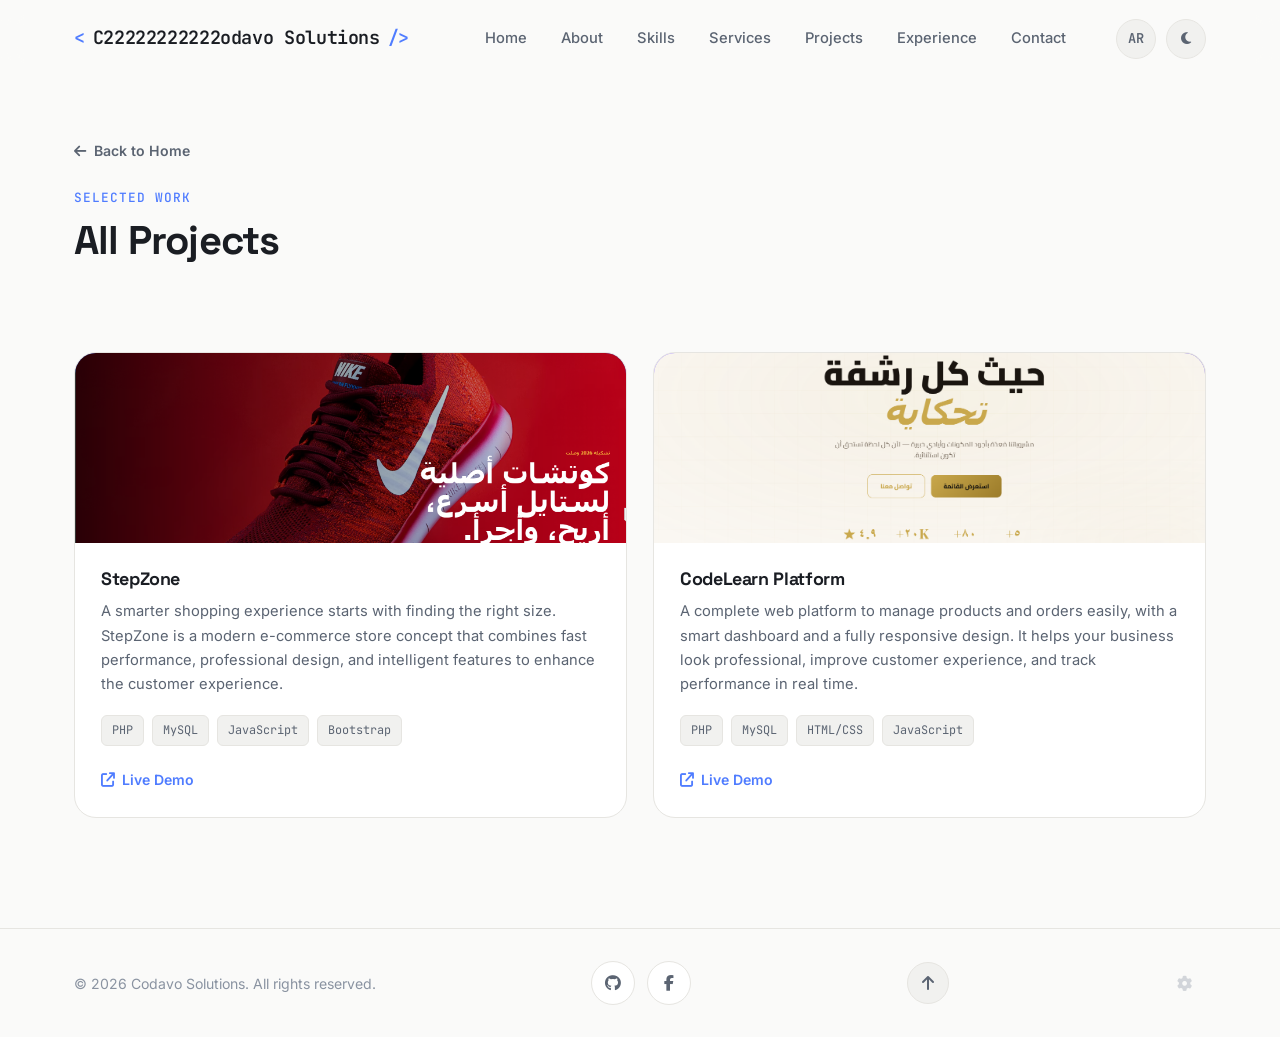
<file: projects.html>
<!DOCTYPE html>
<html lang="en" dir="ltr">
<head>
<meta charset="UTF-8">
<meta name="viewport" content="width=device-width, initial-scale=1.0">
<title>Projects — Codavo Solutions</title>
<meta name="description" content="All projects by Codavo Solutions — web and desktop application development.">

<!-- Google Fonts: Space Grotesk + Inter (EN) / Cairo + Tajawal (AR) + JetBrains Mono (code accents) -->
<link rel="preconnect" href="https://fonts.googleapis.com">
<link rel="preconnect" href="https://fonts.gstatic.com" crossorigin>
<link href="https://fonts.googleapis.com/css2?family=Space+Grotesk:wght@500;600;700&family=Inter:wght@400;500;600;700&family=JetBrains+Mono:wght@400;500;600&family=Cairo:wght@600;700;800&family=Tajawal:wght@400;500;700&display=swap" rel="stylesheet">

<!-- Font Awesome Icons -->
<link rel="stylesheet" href="https://cdnjs.cloudflare.com/ajax/libs/font-awesome/6.5.1/css/all.min.css">

<link rel="stylesheet" href="style.css">
</head>
<body>

<!-- ============ CUSTOM CURSOR GLOW (desktop only, decorative) ============ -->
<div class="cursor-glow" id="cursorGlow" aria-hidden="true"></div>

<!-- ============ NAVBAR ============ -->
<header class="navbar" id="navbar">
  <div class="navbar-inner">
    <a href="index.html" class="logo" id="siteLogo">
      <span class="logo-bracket">&lt;</span><span class="logo-name" id="siteLogoText">Codavo</span><span class="logo-bracket">/&gt;</span>
    </a>

    <nav class="nav-links" id="navLinks">
      <!-- Rendered dynamically by main.js from data.js (siteUI.nav) -->
    </nav>

    <div class="navbar-actions">
      <button class="icon-btn lang-toggle" id="langToggle" aria-label="Switch language" title="Switch language">
        <span id="langToggleLabel">AR</span>
      </button>
      <button class="icon-btn theme-toggle" id="themeToggle" aria-label="Switch theme" title="Switch theme">
        <i class="fa-solid fa-moon" id="themeIcon"></i>
      </button>
      <button class="menu-toggle" id="menuToggle" aria-label="Open menu" aria-expanded="false">
        <span></span><span></span><span></span>
      </button>
    </div>
  </div>
</header>

<!-- ============ MOBILE NAV OVERLAY ============ -->
<div class="mobile-nav" id="mobileNav">
  <!-- Rendered dynamically by main.js from data.js (siteUI.nav) -->
</div>

<main>
  <!-- ============ ALL PROJECTS HEADER ============ -->
  <section class="section all-projects-hero">
    <div class="container">
      <a href="index.html" class="back-home-link" id="backHomeLink">
        <i class="fa-solid fa-arrow-left"></i>
        <span id="backHomeLinkText">Back to Home</span>
      </a>
      <p class="section-eyebrow" id="allProjectsEyebrowText">Selected Work</p>
      <h2 class="section-title" id="allProjectsTitleText">All Projects</h2>
    </div>
  </section>

  <!-- ============ ALL PROJECTS GRID ============ -->
  <section class="section all-projects">
    <div class="container">
      <div class="projects-grid" id="allProjectsGrid">
        <!-- Project cards are rendered dynamically by main.js from data.js -->
      </div>
    </div>
  </section>
</main>

<!-- ============ FOOTER ============ -->
<footer class="footer">
  <div class="container footer-inner">
    <p class="footer-copy">&copy; <span id="footerYear"></span> <span id="footerBrandNameText">Codavo Solutions</span>. <span id="footerRightsText">All rights reserved.</span></p>

    <div class="social-links social-links--footer" id="footerSocialLinks">
      <!-- Social links are rendered dynamically by main.js from data.js -->
    </div>

    <button class="back-to-top" id="backToTop" aria-label="Back to top">
      <i class="fa-solid fa-arrow-up"></i>
    </button>

    <a href="admin.html" class="admin-gear-link" aria-label="Admin" title="Admin">
      <i class="fa-solid fa-gear"></i>
    </a>
  </div>
</footer>

<script src="data.js"></script>
<script src="main.js"></script>
</body>
</html>
</file>
<file: style.css>
/* ===========================================================
   PORTFOLIO — Codavo Solutions
   Design tokens: Light/Dark themes via CSS variables
   =========================================================== */

/* ---------- 1. RESET & BASE ---------- */
* { margin: 0; padding: 0; box-sizing: border-box; }

html {
  scroll-behavior: smooth;
  scroll-padding-top: 90px;
}

body {
  overflow-x: hidden;
  -webkit-font-smoothing: antialiased;
  -moz-osx-font-smoothing: grayscale;
}

img { max-width: 100%; display: block; }
a { text-decoration: none; color: inherit; }
button { font: inherit; cursor: pointer; border: none; background: none; }
ul { list-style: none; }

@media (prefers-reduced-motion: reduce) {
  *, *::before, *::after {
    animation-duration: 0.001ms !important;
    animation-iteration-count: 1 !important;
    transition-duration: 0.001ms !important;
    scroll-behavior: auto !important;
  }
}

:focus-visible {
  outline: 2px solid var(--accent);
  outline-offset: 3px;
  border-radius: 4px;
}

/* ---------- 2. DESIGN TOKENS ---------- */
:root {
  /* Light mode (default) */
  --bg: #FAFAF9;
  --bg-elevated: #FFFFFF;
  --bg-subtle: #F1F1EF;
  --text-primary: #1A1D23;
  --text-secondary: #5B6472;
  --text-tertiary: #8A93A1;
  --border: #E6E5E1;
  --border-strong: #D9D8D3;

  --accent: #4F7CFF;
  --accent-2: #7C5CFF;
  --accent-soft: #EEF1FF;
  --accent-contrast: #FFFFFF;

  --success: #1FAE6E;
  --danger: #E5484D;

  --shadow-sm: 0 1px 3px rgba(20, 22, 30, 0.06);
  --shadow-md: 0 8px 24px rgba(20, 22, 30, 0.08);
  --shadow-lg: 0 20px 50px rgba(20, 22, 30, 0.12);

  --font-display: 'Space Grotesk', 'Cairo', sans-serif;
  --font-body: 'Inter', 'Tajawal', sans-serif;
  --font-mono: 'JetBrains Mono', monospace;

  --radius-sm: 8px;
  --radius-md: 14px;
  --radius-lg: 22px;

  --container-w: 1180px;
  --nav-h: 76px;

  --ease: cubic-bezier(0.16, 1, 0.3, 1);
}

[data-theme="dark"] {
  --bg: #0B0E14;
  --bg-elevated: #12161F;
  --bg-subtle: #161B26;
  --text-primary: #ECEEF1;
  --text-secondary: #9BA3B0;
  --text-tertiary: #6B7280;
  --border: #232936;
  --border-strong: #2D3441;

  --accent: #6E8BFF;
  --accent-2: #9B7CFF;
  --accent-soft: #1A2036;
  --accent-contrast: #0B0E14;

  --shadow-sm: 0 1px 3px rgba(0, 0, 0, 0.3);
  --shadow-md: 0 8px 24px rgba(0, 0, 0, 0.35);
  --shadow-lg: 0 20px 50px rgba(0, 0, 0, 0.45);
}

/* Arabic font override */
[lang="ar"] {
  --font-display: 'Cairo', sans-serif;
  --font-body: 'Tajawal', sans-serif;
}

body {
  background: var(--bg);
  color: var(--text-primary);
  font-family: var(--font-body);
  font-size: 16px;
  line-height: 1.65;
  transition: background-color 0.35s var(--ease), color 0.35s var(--ease);
}

.container {
  max-width: var(--container-w);
  margin: 0 auto;
  padding: 0 24px;
}

/* ---------- 3. TYPOGRAPHY ---------- */
h1, h2, h3, h4 {
  font-family: var(--font-display);
  font-weight: 700;
  letter-spacing: -0.02em;
  line-height: 1.15;
  color: var(--text-primary);
}

[lang="ar"] h1, [lang="ar"] h2, [lang="ar"] h3, [lang="ar"] h4 {
  letter-spacing: 0;
  font-weight: 800;
}

.section-eyebrow {
  font-family: var(--font-mono);
  font-size: 0.8rem;
  font-weight: 500;
  letter-spacing: 0.08em;
  text-transform: uppercase;
  color: var(--accent);
  margin-bottom: 10px;
}

[lang="ar"] .section-eyebrow {
  font-family: var(--font-body);
  letter-spacing: 0;
  text-transform: none;
  font-weight: 700;
}

.section-title {
  font-size: clamp(1.8rem, 3.2vw, 2.5rem);
  margin-bottom: 48px;
}

/* ---------- 4. BUTTONS ---------- */
.btn {
  display: inline-flex;
  align-items: center;
  justify-content: center;
  gap: 10px;
  padding: 14px 26px;
  border-radius: var(--radius-sm);
  font-weight: 600;
  font-size: 0.95rem;
  transition: transform 0.25s var(--ease), box-shadow 0.25s var(--ease), background-color 0.25s var(--ease), border-color 0.25s var(--ease), color 0.25s var(--ease);
  white-space: nowrap;
}

.btn-primary {
  background: linear-gradient(135deg, var(--accent), var(--accent-2));
  color: #fff;
  box-shadow: var(--shadow-sm);
}
.btn-primary:hover {
  transform: translateY(-2px);
  box-shadow: var(--shadow-md);
}

.btn-outline {
  background: transparent;
  color: var(--text-primary);
  border: 1.5px solid var(--border-strong);
}
.btn-outline:hover {
  border-color: var(--accent);
  color: var(--accent);
  transform: translateY(-2px);
}

.btn-ghost {
  background: transparent;
  color: var(--text-secondary);
}
.btn-ghost:hover { color: var(--accent); }

.btn-full { width: 100%; }

.btn-arrow { transition: transform 0.25s var(--ease); font-size: 0.85em; }
.btn:hover .btn-arrow { transform: translateX(4px); }
[dir="rtl"] .btn:hover .btn-arrow { transform: translateX(-4px) rotate(180deg); }
[dir="rtl"] .btn-arrow { transform: rotate(180deg); }

/* ---------- 5. NAVBAR ---------- */
.navbar {
  position: fixed;
  top: 0; left: 0; right: 0;
  min-height: var(--nav-h);
  z-index: 1000;
  background: color-mix(in srgb, var(--bg) 78%, transparent);
  backdrop-filter: blur(14px) saturate(140%);
  -webkit-backdrop-filter: blur(14px) saturate(140%);
  border-bottom: 1px solid transparent;
  transition: border-color 0.3s var(--ease), background-color 0.3s var(--ease);
}
.navbar.scrolled {
  border-bottom-color: var(--border);
  box-shadow: var(--shadow-sm);
}

.navbar-inner {
  max-width: var(--container-w);
  margin: 0 auto;
  min-height: var(--nav-h);
  padding: 10px 24px;
  display: flex;
  align-items: center;
  justify-content: space-between;
  gap: 24px;
}

.logo {
  font-family: var(--font-mono);
  font-size: 1.15rem;
  font-weight: 600;
  color: var(--text-primary);
  letter-spacing: -0.02em;
  flex-shrink: 0;
  display: flex;
  align-items: center;
  gap: 8px;
}
.logo-bracket { color: var(--accent); }
.logo-image {
  height: 32px;
  width: auto;
  max-width: 320px;
  object-fit: contain;
  border-radius: 6px;
}
.logo.has-logo-image .logo-bracket,
.logo.has-logo-image .logo-name {
  display: none;
}

.nav-links {
  display: flex;
  align-items: center;
  gap: 30px;
  margin-inline-start: auto;
  margin-inline-end: 24px;
}

.nav-link {
  font-size: 0.92rem;
  font-weight: 500;
  color: var(--text-secondary);
  position: relative;
  padding: 6px 2px;
  transition: color 0.2s var(--ease);
}
.nav-link::after {
  content: '';
  position: absolute;
  left: 0; right: 0; bottom: -2px;
  height: 2px;
  background: var(--accent);
  transform: scaleX(0);
  transform-origin: center;
  transition: transform 0.25s var(--ease);
  border-radius: 2px;
}
.nav-link:hover { color: var(--text-primary); }
.nav-link:hover::after,
.nav-link.active::after { transform: scaleX(1); }
.nav-link.active { color: var(--text-primary); }

.navbar-actions {
  display: flex;
  align-items: center;
  gap: 10px;
}

.icon-btn {
  width: 40px;
  height: 40px;
  border-radius: 50%;
  display: flex;
  align-items: center;
  justify-content: center;
  color: var(--text-secondary);
  background: var(--bg-subtle);
  border: 1px solid var(--border);
  transition: color 0.2s var(--ease), border-color 0.2s var(--ease), transform 0.2s var(--ease);
  font-size: 0.85rem;
  font-weight: 600;
  font-family: var(--font-mono);
}
.icon-btn:hover {
  color: var(--accent);
  border-color: var(--accent);
  transform: translateY(-1px);
}

.menu-toggle {
  display: none;
  flex-direction: column;
  justify-content: center;
  gap: 5px;
  width: 40px;
  height: 40px;
}
.menu-toggle span {
  display: block;
  width: 22px;
  height: 2px;
  background: var(--text-primary);
  border-radius: 2px;
  transition: transform 0.3s var(--ease), opacity 0.3s var(--ease);
}
.menu-toggle.open span:nth-child(1) { transform: translateY(7px) rotate(45deg); }
.menu-toggle.open span:nth-child(2) { opacity: 0; }
.menu-toggle.open span:nth-child(3) { transform: translateY(-7px) rotate(-45deg); }

/* Mobile nav overlay */
.mobile-nav {
  position: fixed;
  top: var(--nav-h);
  left: 0; right: 0;
  bottom: 0;
  background: var(--bg);
  z-index: 999;
  display: flex;
  flex-direction: column;
  align-items: center;
  justify-content: center;
  gap: 8px;
  transform: translateY(-12px);
  opacity: 0;
  visibility: hidden;
  pointer-events: none;
  transition: opacity 0.3s var(--ease), transform 0.3s var(--ease), visibility 0.3s;
}
.mobile-nav.open {
  opacity: 1;
  visibility: visible;
  pointer-events: auto;
  transform: translateY(0);
}
.mobile-link {
  font-family: var(--font-display);
  font-size: 1.6rem;
  font-weight: 600;
  color: var(--text-primary);
  padding: 14px 0;
  transition: color 0.2s var(--ease);
}
.mobile-link:hover { color: var(--accent); }

/* ---------- 6. HERO ---------- */
.hero {
  position: relative;
  min-height: 100vh;
  display: flex;
  align-items: center;
  padding-top: var(--nav-h);
  overflow: hidden;
}

.hero-bg {
  position: absolute;
  inset: 0;
  z-index: 0;
  pointer-events: none;
}

.grid-pattern {
  position: absolute;
  inset: 0;
  background-image:
    linear-gradient(var(--border) 1px, transparent 1px),
    linear-gradient(90deg, var(--border) 1px, transparent 1px);
  background-size: 56px 56px;
  opacity: 0.5;
  mask-image: radial-gradient(ellipse 70% 60% at 50% 30%, black 0%, transparent 75%);
}

.glow-orb {
  position: absolute;
  border-radius: 50%;
  filter: blur(80px);
  opacity: 0.35;
}
.glow-orb--1 {
  width: 420px; height: 420px;
  background: var(--accent);
  top: -10%;
  inset-inline-end: -8%;
}
.glow-orb--2 {
  width: 320px; height: 320px;
  background: var(--accent-2);
  bottom: -10%;
  inset-inline-start: -6%;
  opacity: 0.25;
}

.hero-inner {
  position: relative;
  z-index: 1;
  max-width: var(--container-w);
  margin: 0 auto;
  padding: 60px 24px;
  display: grid;
  grid-template-columns: 1.1fr 0.9fr;
  gap: 60px;
  align-items: center;
  width: 100%;
}

.eyebrow {
  display: inline-flex;
  align-items: center;
  gap: 8px;
  font-family: var(--font-mono);
  font-size: 0.82rem;
  color: var(--text-secondary);
  background: var(--bg-subtle);
  border: 1px solid var(--border);
  padding: 7px 14px 7px 10px;
  border-radius: 999px;
  margin-bottom: 24px;
}
[dir="rtl"] .eyebrow { padding: 7px 10px 7px 14px; }
[lang="ar"] .eyebrow { font-family: var(--font-body); font-weight: 600; }

.eyebrow-dot {
  width: 7px; height: 7px;
  border-radius: 50%;
  background: var(--success);
  box-shadow: 0 0 0 3px color-mix(in srgb, var(--success) 25%, transparent);
  animation: pulse-dot 2s ease-in-out infinite;
  flex-shrink: 0;
}
@keyframes pulse-dot {
  0%, 100% { opacity: 1; }
  50% { opacity: 0.45; }
}

.hero-title {
  display: flex;
  flex-direction: column;
  gap: 2px;
  font-size: clamp(2.4rem, 5vw, 3.6rem);
  margin-bottom: 18px;
}
.hero-title > span { display: block; }
.hero-name {
  background: linear-gradient(135deg, var(--accent), var(--accent-2));
  -webkit-background-clip: text;
  background-clip: text;
  color: transparent;
}

.hero-subtitle {
  font-size: clamp(1.05rem, 1.6vw, 1.3rem);
  font-weight: 600;
  color: var(--text-primary);
  margin-bottom: 18px;
}

.hero-desc {
  color: var(--text-secondary);
  font-size: 1.02rem;
  max-width: 540px;
  margin-bottom: 34px;
}

.hero-actions {
  display: flex;
  flex-wrap: wrap;
  gap: 14px;
  margin-bottom: 46px;
}

.hero-stats {
  display: flex;
  align-items: center;
  gap: 28px;
}
.stat {
  display: flex;
  flex-direction: column;
}
.stat-num, .stat-suffix {
  font-family: var(--font-display);
  font-size: 1.6rem;
  font-weight: 700;
  color: var(--text-primary);
  display: inline;
}
.stat-suffix { color: var(--accent); }
.stat-label {
  font-size: 0.82rem;
  color: var(--text-tertiary);
  margin-top: 2px;
}
.stat-divider {
  width: 1px;
  height: 36px;
  background: var(--border-strong);
}

/* Reveal animation (applied on load) */
.reveal-up {
  opacity: 0;
  transform: translateY(18px);
  animation: revealUp 0.7s var(--ease) forwards;
  animation-delay: var(--d, 0s);
}
@keyframes revealUp {
  to { opacity: 1; transform: translateY(0); }
}

/* ---------- 7. HERO VISUAL: CODE WINDOW (signature element) ---------- */
.hero-visual {
  position: relative;
  display: flex;
  justify-content: center;
}

.code-window {
  width: 100%;
  max-width: 420px;
  background: var(--bg-elevated);
  border: 1px solid var(--border);
  border-radius: var(--radius-md);
  box-shadow: var(--shadow-lg);
  overflow: hidden;
}

.code-window-bar {
  display: flex;
  align-items: center;
  gap: 8px;
  padding: 12px 14px;
  background: var(--bg-subtle);
  border-bottom: 1px solid var(--border);
}
.dot { width: 11px; height: 11px; border-radius: 50%; display: inline-block; }
.dot-red { background: #FF5F57; }
.dot-yellow { background: #FEBC2E; }
.dot-green { background: #28C840; }

.code-window-title {
  margin-inline-start: 10px;
  font-family: var(--font-mono);
  font-size: 0.78rem;
  color: var(--text-tertiary);
}

.code-window-body {
  font-family: var(--font-mono);
  font-size: 0.82rem;
  line-height: 1.7;
  padding: 20px;
  min-height: 280px;
  color: var(--text-primary);
  white-space: pre-wrap;
  word-break: break-word;
  direction: ltr;
  text-align: left;
}

.code-cursor {
  color: var(--accent);
  animation: blink 0.9s step-end infinite;
  font-size: 0.8rem;
}
@keyframes blink { 50% { opacity: 0; } }

.floating-badge {
  position: absolute;
  display: flex;
  align-items: center;
  gap: 7px;
  background: var(--bg-elevated);
  border: 1px solid var(--border);
  padding: 9px 14px;
  border-radius: 999px;
  font-family: var(--font-mono);
  font-size: 0.78rem;
  font-weight: 600;
  box-shadow: var(--shadow-md);
  animation: floatBadge 5s ease-in-out infinite;
}
.floating-badge i { font-size: 0.95rem; }
.floating-badge--1 { top: -6%; inset-inline-start: -6%; color: #777BB4; animation-delay: 0s; }
.floating-badge--2 { top: 38%; inset-inline-end: -10%; color: #2965F1; animation-delay: 1.2s; }
.floating-badge--3 { bottom: -4%; inset-inline-start: 10%; color: var(--accent); animation-delay: 2.4s; }

@keyframes floatBadge {
  0%, 100% { transform: translateY(0); }
  50% { transform: translateY(-10px); }
}

.scroll-indicator {
  position: absolute;
  bottom: 28px;
  left: 50%;
  transform: translateX(-50%);
  width: 26px;
  height: 42px;
  border: 2px solid var(--border-strong);
  border-radius: 14px;
  display: flex;
  justify-content: center;
  padding-top: 8px;
  z-index: 1;
}
.scroll-indicator span {
  width: 4px;
  height: 8px;
  background: var(--accent);
  border-radius: 2px;
  animation: scrollDown 1.6s ease-in-out infinite;
}
@keyframes scrollDown {
  0% { opacity: 1; transform: translateY(0); }
  100% { opacity: 0; transform: translateY(14px); }
}

/* ---------- 8. GENERIC SECTION SPACING ---------- */
.section { padding: 110px 0; }
.section.skills, .section.services, .section.projects,
.section.experience, .section.contact, .section.about {
  border-top: 1px solid var(--border);
}

/* ---------- 9. ABOUT ---------- */
.about-grid {
  display: grid;
  grid-template-columns: 1fr 1fr;
  gap: 64px;
  align-items: start;
}

.about-text p {
  color: var(--text-secondary);
  margin-bottom: 18px;
  font-size: 1.02rem;
}

.about-signature {
  margin-top: 32px;
  padding-top: 24px;
  border-top: 1px dashed var(--border-strong);
  display: flex;
  flex-direction: column;
  gap: 2px;
}
.signature-text {
  font-family: var(--font-display);
  font-size: 1.4rem;
  font-weight: 700;
  color: var(--text-primary);
}
.signature-role {
  font-family: var(--font-mono);
  font-size: 0.8rem;
  color: var(--accent);
  letter-spacing: 0.03em;
}
[lang="ar"] .signature-role { font-family: var(--font-body); letter-spacing: 0; font-weight: 600; }

.about-cards {
  display: grid;
  grid-template-columns: 1fr 1fr;
  gap: 18px;
}

.about-card {
  background: var(--bg-elevated);
  border: 1px solid var(--border);
  border-radius: var(--radius-md);
  padding: 26px 22px;
  transition: transform 0.3s var(--ease), box-shadow 0.3s var(--ease), border-color 0.3s var(--ease);
}
.about-card:hover {
  transform: translateY(-4px);
  box-shadow: var(--shadow-md);
  border-color: var(--accent);
}
.about-card-icon {
  width: 44px; height: 44px;
  border-radius: var(--radius-sm);
  background: var(--accent-soft);
  color: var(--accent);
  display: flex;
  align-items: center;
  justify-content: center;
  font-size: 1.1rem;
  margin-bottom: 16px;
}
.about-card h3 { font-size: 1.02rem; margin-bottom: 8px; }
.about-card p { color: var(--text-secondary); font-size: 0.9rem; }

/* ---------- 10. SKILLS ---------- */
.skills-grid {
  display: grid;
  grid-template-columns: repeat(3, 1fr);
  gap: 40px;
}

.skill-group-title {
  font-size: 1.05rem;
  display: flex;
  align-items: center;
  gap: 10px;
  margin-bottom: 22px;
  color: var(--text-primary);
}
.skill-group-title i { color: var(--accent); font-size: 0.95rem; }
.skill-group-title--spaced { margin-top: 32px; }

.skill-item { margin-bottom: 18px; }
.skill-item-head {
  display: flex;
  justify-content: space-between;
  font-size: 0.88rem;
  margin-bottom: 8px;
  color: var(--text-secondary);
}
.skill-percent { font-family: var(--font-mono); color: var(--text-tertiary); font-size: 0.8rem; }

.skill-bar {
  height: 7px;
  background: var(--bg-subtle);
  border-radius: 999px;
  overflow: hidden;
  border: 1px solid var(--border);
}
.skill-bar-fill {
  height: 100%;
  width: 0%;
  border-radius: 999px;
  background: linear-gradient(90deg, var(--accent), var(--accent-2));
  transition: width 1.1s var(--ease);
}

.tools-badges {
  display: flex;
  flex-wrap: wrap;
  gap: 10px;
  margin-bottom: 26px;
}
.tool-badge {
  display: inline-flex;
  align-items: center;
  gap: 7px;
  padding: 9px 14px;
  background: var(--bg-elevated);
  border: 1px solid var(--border);
  border-radius: 999px;
  font-size: 0.85rem;
  font-weight: 500;
  color: var(--text-secondary);
  transition: border-color 0.2s var(--ease), color 0.2s var(--ease), transform 0.2s var(--ease);
}
.tool-badge:hover {
  border-color: var(--accent);
  color: var(--accent);
  transform: translateY(-2px);
}
.tool-badge i { color: var(--accent); }

.terminal-card {
  background: var(--bg-elevated);
  border: 1px solid var(--border);
  border-radius: var(--radius-md);
  overflow: hidden;
  box-shadow: var(--shadow-sm);
}
.terminal-head {
  display: flex;
  gap: 8px;
  padding: 10px 14px;
  background: var(--bg-subtle);
  border-bottom: 1px solid var(--border);
}
.terminal-body {
  padding: 16px;
  font-family: var(--font-mono);
  font-size: 0.82rem;
  direction: ltr;
  text-align: left;
}
.terminal-prompt { color: var(--accent); font-weight: 600; }
.terminal-out { color: var(--text-secondary); margin: 4px 0 12px; }
.terminal-out--accent { color: var(--success); margin-bottom: 0; }

/* ---------- 11. SERVICES ---------- */
.services-grid {
  display: grid;
  grid-template-columns: repeat(3, 1fr);
  gap: 22px;
}

.service-card {
  background: var(--bg-elevated);
  border: 1px solid var(--border);
  border-radius: var(--radius-md);
  padding: 30px 26px;
  transition: transform 0.3s var(--ease), box-shadow 0.3s var(--ease), border-color 0.3s var(--ease);
}
.service-card:hover {
  transform: translateY(-5px);
  box-shadow: var(--shadow-md);
  border-color: var(--accent);
}
.service-icon {
  width: 50px; height: 50px;
  border-radius: var(--radius-sm);
  background: linear-gradient(135deg, var(--accent-soft), var(--bg-subtle));
  color: var(--accent);
  display: flex;
  align-items: center;
  justify-content: center;
  font-size: 1.25rem;
  margin-bottom: 18px;
}
.service-card h3 { font-size: 1.08rem; margin-bottom: 10px; }
.service-card p { color: var(--text-secondary); font-size: 0.92rem; }

/* ---------- 12. PROJECTS ---------- */
.projects-grid {
  display: grid;
  grid-template-columns: repeat(2, 1fr);
  gap: 26px;
}

.projects-view-more {
  display: flex;
  justify-content: center;
  margin-top: 40px;
}

.all-projects-hero {
  padding-top: calc(var(--nav-h) + 60px);
  padding-bottom: 20px;
}

.back-home-link {
  display: inline-flex;
  align-items: center;
  gap: 8px;
  font-size: 0.88rem;
  font-weight: 600;
  color: var(--text-secondary);
  margin-bottom: 24px;
  transition: color 0.2s var(--ease), gap 0.2s var(--ease);
}
.back-home-link:hover { color: var(--accent); gap: 11px; }
[dir="rtl"] .back-home-link i { transform: rotate(180deg); }

.all-projects { padding-top: 20px; }

.project-card {
  background: var(--bg-elevated);
  border: 1px solid var(--border);
  border-radius: var(--radius-lg);
  overflow: hidden;
  transition: transform 0.35s var(--ease), box-shadow 0.35s var(--ease);
}
.project-card:hover {
  transform: translateY(-6px);
  box-shadow: var(--shadow-lg);
}

.project-thumb {
  height: 190px;
  display: flex;
  align-items: center;
  justify-content: center;
  font-size: 2.6rem;
  color: rgba(255,255,255,0.92);
  position: relative;
  overflow: hidden;
}
.project-thumb::before {
  content: '';
  position: absolute;
  inset: 0;
  background-image:
    linear-gradient(rgba(255,255,255,0.08) 1px, transparent 1px),
    linear-gradient(90deg, rgba(255,255,255,0.08) 1px, transparent 1px);
  background-size: 26px 26px;
}
.project-thumb i { position: relative; z-index: 1; }
.project-thumb--1 { background: linear-gradient(135deg, #4F7CFF, #2C4FCC); }
.project-thumb--2 { background: linear-gradient(135deg, #7C5CFF, #4B36B8); }
.project-thumb--3 { background: linear-gradient(135deg, #1FAE6E, #0E7A4C); }
.project-thumb--4 { background: linear-gradient(135deg, #FF8A4F, #D9602B); }
.project-thumb.has-image::before { display: none; }
.project-thumb-img {
  position: relative;
  z-index: 1;
  width: 100%;
  height: 100%;
  object-fit: cover;
}

.project-body { padding: 26px; }
.project-body h3 { font-size: 1.12rem; margin-bottom: 10px; }
.project-body p { color: var(--text-secondary); font-size: 0.92rem; margin-bottom: 18px; }

.project-tags {
  display: flex;
  flex-wrap: wrap;
  gap: 8px;
  margin-bottom: 22px;
}
.project-tags span {
  font-family: var(--font-mono);
  font-size: 0.74rem;
  padding: 5px 10px;
  background: var(--bg-subtle);
  border: 1px solid var(--border);
  border-radius: 6px;
  color: var(--text-secondary);
}

.project-links {
  display: flex;
  gap: 16px;
}
.project-link {
  display: inline-flex;
  align-items: center;
  gap: 7px;
  font-size: 0.88rem;
  font-weight: 600;
  color: var(--accent);
  transition: gap 0.2s var(--ease);
}
.project-link:hover { gap: 10px; }
.project-link--ghost { color: var(--text-secondary); }
.project-link--ghost:hover { color: var(--text-primary); }

/* ---------- 13. EXPERIENCE / TIMELINE ---------- */
.timeline {
  position: relative;
  max-width: 720px;
  margin: 0 auto;
  padding-inline-start: 36px;
  border-inline-start: 2px solid var(--border);
}

.timeline-item {
  position: relative;
  padding-bottom: 42px;
}
.timeline-item:last-child { padding-bottom: 0; }

.timeline-dot {
  position: absolute;
  inset-inline-start: -55px;
  top: 0;
  width: 38px;
  height: 38px;
  border-radius: 50%;
  background: var(--bg-elevated);
  border: 2px solid var(--accent);
  color: var(--accent);
  display: flex;
  align-items: center;
  justify-content: center;
  font-size: 0.95rem;
  box-shadow: var(--shadow-sm);
}

.timeline-content {
  background: var(--bg-elevated);
  border: 1px solid var(--border);
  border-radius: var(--radius-md);
  padding: 22px 24px;
  transition: border-color 0.25s var(--ease), transform 0.25s var(--ease);
}
.timeline-content:hover {
  border-color: var(--accent);
  transform: translateX(4px);
}
[dir="rtl"] .timeline-content:hover { transform: translateX(-4px); }
.timeline-content h3 { font-size: 1rem; margin-bottom: 8px; }
.timeline-content p { color: var(--text-secondary); font-size: 0.9rem; }

/* ---------- 14. CONTACT ---------- */
.contact-grid {
  display: grid;
  grid-template-columns: 0.9fr 1.1fr;
  gap: 60px;
}

.contact-lead {
  font-size: 1.1rem;
  color: var(--text-secondary);
  margin-bottom: 32px;
  max-width: 420px;
}

.contact-item {
  display: flex;
  align-items: center;
  gap: 16px;
  margin-bottom: 20px;
}
.contact-item-icon {
  width: 46px; height: 46px;
  border-radius: 50%;
  background: var(--accent-soft);
  color: var(--accent);
  display: flex;
  align-items: center;
  justify-content: center;
  font-size: 1.05rem;
  flex-shrink: 0;
}
.contact-item-label {
  display: block;
  font-size: 0.78rem;
  color: var(--text-tertiary);
  margin-bottom: 2px;
}
.contact-item a {
  font-weight: 600;
  font-size: 0.97rem;
  transition: color 0.2s var(--ease);
}
.contact-item a:hover { color: var(--accent); }

.social-links {
  display: flex;
  gap: 12px;
  margin-top: 28px;
}
.social-link {
  width: 44px; height: 44px;
  border-radius: 50%;
  display: flex;
  align-items: center;
  justify-content: center;
  background: var(--bg-elevated);
  border: 1px solid var(--border);
  color: var(--text-secondary);
  transition: transform 0.25s var(--ease), color 0.25s var(--ease), border-color 0.25s var(--ease);
}
.social-link:hover {
  transform: translateY(-3px);
  color: var(--accent);
  border-color: var(--accent);
}

.contact-form {
  background: var(--bg-elevated);
  border: 1px solid var(--border);
  border-radius: var(--radius-lg);
  padding: 36px;
  box-shadow: var(--shadow-sm);
}

.form-group { margin-bottom: 20px; position: relative; }
.form-group label {
  display: block;
  font-size: 0.86rem;
  font-weight: 600;
  margin-bottom: 8px;
  color: var(--text-primary);
}
.form-group input,
.form-group textarea {
  width: 100%;
  padding: 13px 16px;
  background: var(--bg-subtle);
  border: 1.5px solid var(--border);
  border-radius: var(--radius-sm);
  color: var(--text-primary);
  font-family: inherit;
  font-size: 0.95rem;
  transition: border-color 0.2s var(--ease), background-color 0.2s var(--ease);
  resize: vertical;
}
.form-group input:focus,
.form-group textarea:focus {
  outline: none;
  border-color: var(--accent);
  background: var(--bg-elevated);
}
.form-group input.invalid,
.form-group textarea.invalid {
  border-color: var(--danger);
}
.form-error {
  display: block;
  min-height: 18px;
  font-size: 0.78rem;
  color: var(--danger);
  margin-top: 5px;
}

.form-success {
  display: none;
  align-items: center;
  gap: 10px;
  margin-top: 16px;
  padding: 14px 16px;
  background: color-mix(in srgb, var(--success) 12%, transparent);
  border: 1px solid color-mix(in srgb, var(--success) 35%, transparent);
  color: var(--success);
  border-radius: var(--radius-sm);
  font-size: 0.9rem;
  font-weight: 600;
}
.form-success.show {
  display: flex;
  animation: revealUp 0.4s var(--ease) forwards;
}

.form-error-box {
  display: none;
  margin-top: 16px;
  padding: 14px 16px;
  background: color-mix(in srgb, var(--danger) 10%, transparent);
  border: 1px solid color-mix(in srgb, var(--danger) 35%, transparent);
  color: var(--danger);
  border-radius: var(--radius-sm);
  font-size: 0.88rem;
  font-weight: 600;
  line-height: 1.5;
}
.form-error-box.show {
  display: block;
  animation: revealUp 0.4s var(--ease) forwards;
}

/* ---------- 15. FOOTER ---------- */
.footer {
  border-top: 1px solid var(--border);
  padding: 32px 0;
}
.footer-inner {
  display: flex;
  align-items: center;
  justify-content: space-between;
  gap: 20px;
  flex-wrap: wrap;
}
.footer-copy { font-size: 0.88rem; color: var(--text-tertiary); }
.social-links--footer { margin-top: 0; }

.back-to-top {
  width: 42px; height: 42px;
  border-radius: 50%;
  background: var(--bg-subtle);
  border: 1px solid var(--border);
  color: var(--text-secondary);
  display: flex;
  align-items: center;
  justify-content: center;
  transition: transform 0.25s var(--ease), color 0.25s var(--ease), border-color 0.25s var(--ease);
}
.back-to-top:hover {
  transform: translateY(-3px);
  color: var(--accent);
  border-color: var(--accent);
}

.admin-gear-link {
  width: 42px; height: 42px;
  border-radius: 50%;
  display: flex;
  align-items: center;
  justify-content: center;
  color: var(--text-tertiary);
  opacity: 0.35;
  transition: opacity 0.25s var(--ease), color 0.25s var(--ease), transform 0.25s var(--ease);
  font-size: 0.95rem;
}
.admin-gear-link:hover {
  opacity: 1;
  color: var(--accent);
  transform: rotate(45deg);
}

/* ---------- 16. CURSOR GLOW (subtle, desktop only) ---------- */
.cursor-glow {
  position: fixed;
  width: 380px;
  height: 380px;
  border-radius: 50%;
  background: radial-gradient(circle, color-mix(in srgb, var(--accent) 10%, transparent), transparent 70%);
  pointer-events: none;
  z-index: 1;
  transform: translate(-50%, -50%);
  opacity: 0;
  transition: opacity 0.4s ease;
  will-change: transform;
}
@media (hover: hover) and (pointer: fine) {
  .cursor-glow.active { opacity: 1; }
}

/* ---------- 17. SCROLL-REVEAL (generic, JS-triggered) ---------- */
.fade-in-section {
  opacity: 0;
  transform: translateY(28px);
  transition: opacity 0.7s var(--ease), transform 0.7s var(--ease);
}
.fade-in-section.is-visible {
  opacity: 1;
  transform: translateY(0);
}

/* ===========================================================
   RESPONSIVE
   =========================================================== */

@media (max-width: 1024px) {
  .hero-inner { grid-template-columns: 1fr; gap: 50px; }
  .hero-visual { order: -1; max-width: 460px; margin: 0 auto; }
  .about-grid { grid-template-columns: 1fr; gap: 40px; }
  .skills-grid { grid-template-columns: repeat(2, 1fr); }
  .services-grid { grid-template-columns: repeat(2, 1fr); }
  .contact-grid { grid-template-columns: 1fr; gap: 40px; }
}

@media (max-width: 860px) {
  .nav-links { display: none; }
  .menu-toggle { display: flex; }
  .hero-title { font-size: clamp(2rem, 7vw, 2.8rem); }
  .projects-grid { grid-template-columns: 1fr; }
  .skills-grid { grid-template-columns: 1fr; gap: 32px; }
  .services-grid { grid-template-columns: 1fr; }
  .section { padding: 80px 0; }
  .timeline { padding-inline-start: 30px; }
  .timeline-dot { inset-inline-start: -47px; width: 32px; height: 32px; font-size: 0.85rem; }
}

@media (max-width: 600px) {
  .container { padding: 0 18px; }
  .navbar-inner { padding: 0 18px; }
  .hero-inner { padding: 40px 18px; }
  .hero-actions { flex-direction: column; align-items: stretch; }
  .hero-stats { flex-wrap: wrap; gap: 18px 24px; }
  .stat-divider { display: none; }
  .about-cards { grid-template-columns: 1fr; }
  .code-window { max-width: 100%; }
  .floating-badge { display: none; }
  .contact-form { padding: 24px; }
  .footer-inner { flex-direction: column; text-align: center; }
  .section-title { margin-bottom: 32px; }
}

@media (max-width: 380px) {
  .hero-title { font-size: 1.8rem; }
  .logo { font-size: 1rem; }
}
</file>
